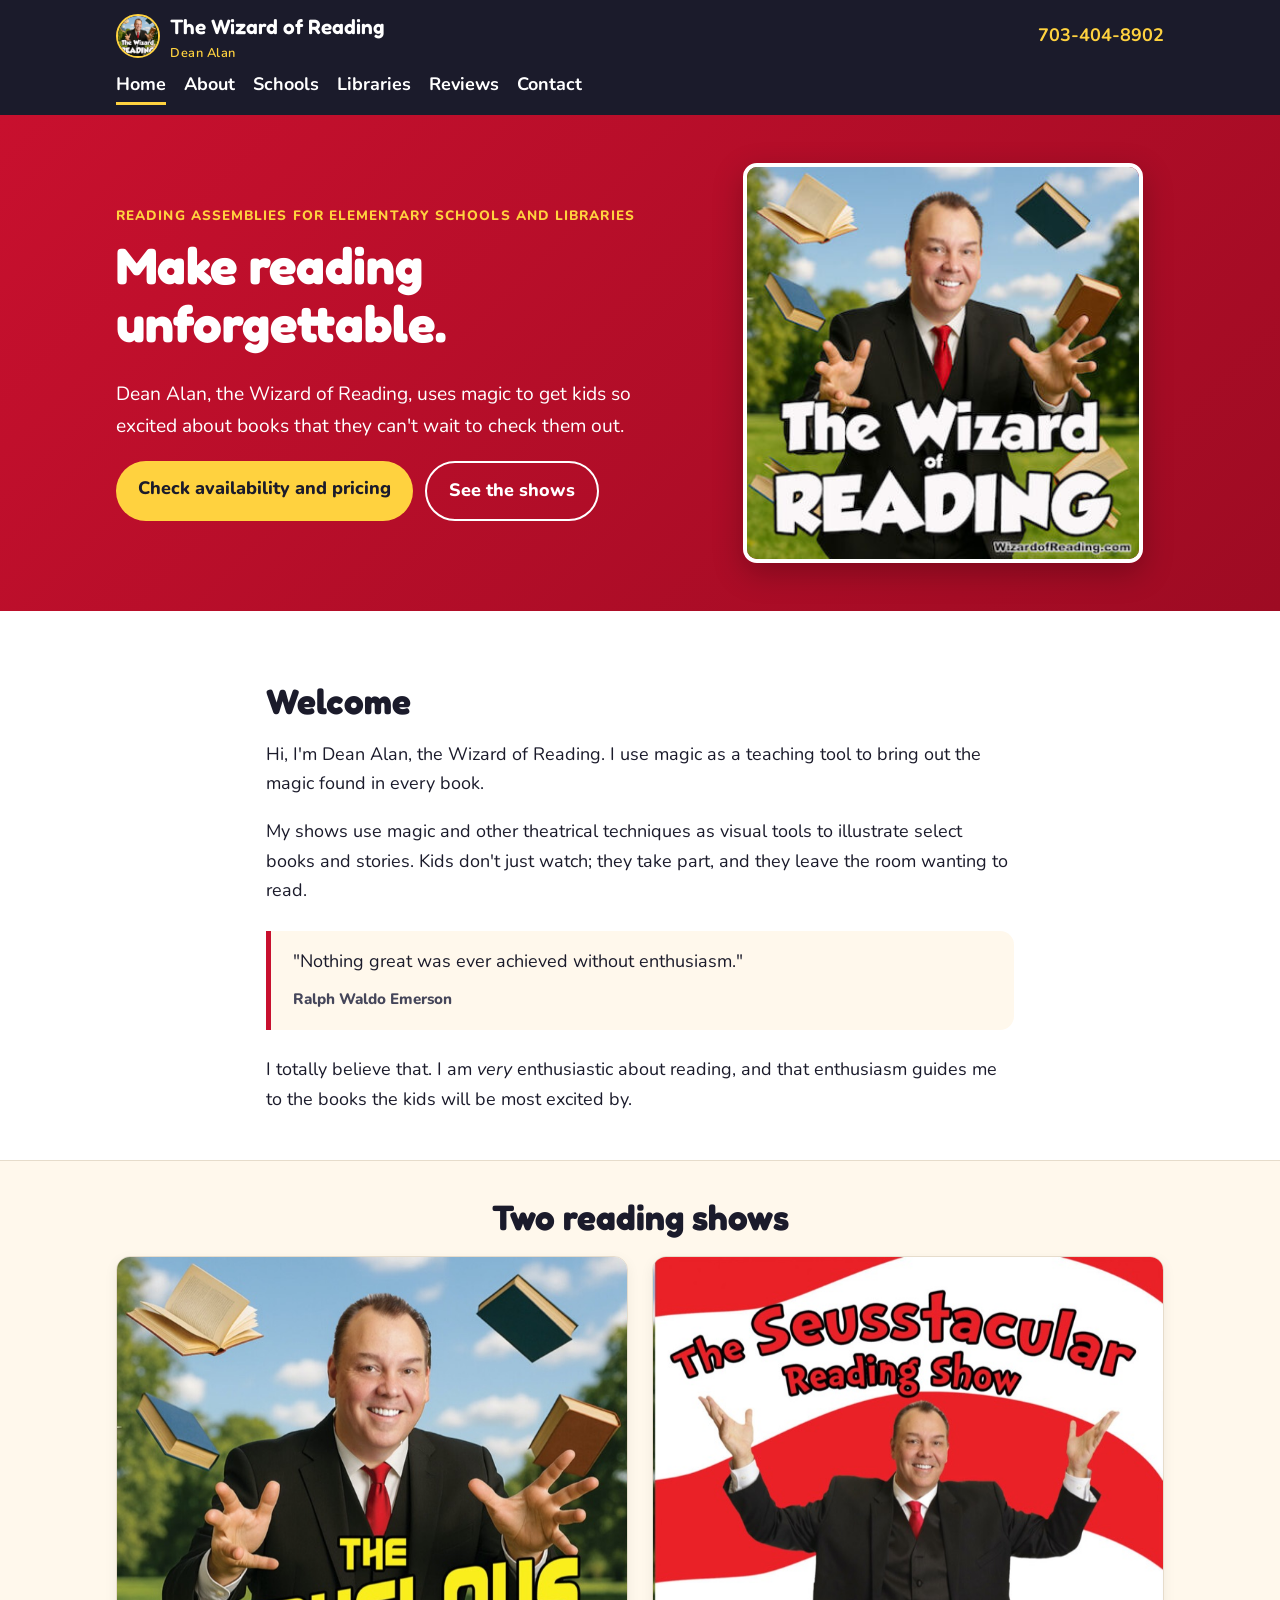
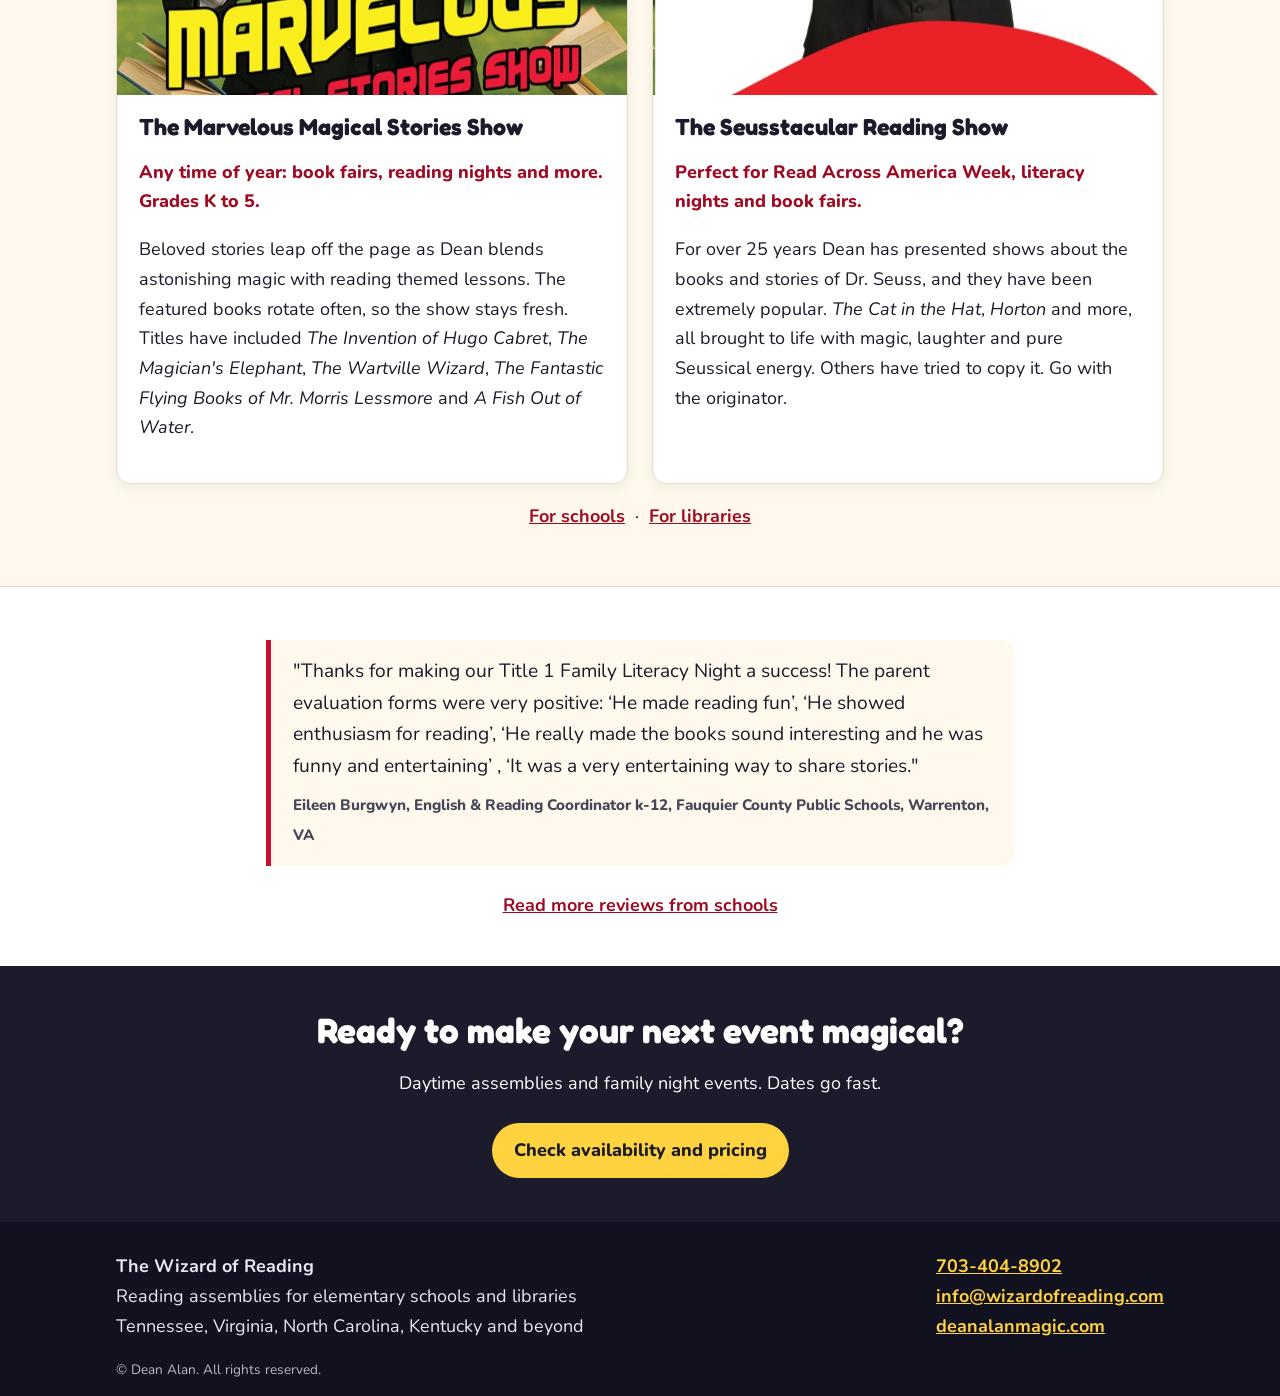
<file: index.html>
<!doctype html>
<html lang="en">
<head>
<meta charset="utf-8">
<meta name="viewport" content="width=device-width, initial-scale=1">
<title>The Wizard of Reading | Reading Assemblies with Dean Alan</title>
<meta name="description" content="Reading assemblies that use magic to get elementary students excited about books. Dean Alan, the Wizard of Reading, for schools and libraries.">
<link rel="canonical" href="https://wizardofreading.com/">
<link rel="icon" href="img/wizard-square.jpg">
<meta property="og:title" content="The Wizard of Reading | Reading Assemblies with Dean Alan">
<meta property="og:description" content="Reading assemblies that use magic to get elementary students excited about books. Dean Alan, the Wizard of Reading, for schools and libraries.">
<meta property="og:image" content="https://wizardofreading.com/img/wizard-square.jpg">
<meta property="og:url" content="https://wizardofreading.com/">
<meta property="og:type" content="website">
<script type="application/ld+json">
{
 "@context": "https://schema.org",
 "@type": "EntertainmentBusiness",
 "name": "The Wizard of Reading",
 "alternateName": "Dean Alan, the Wizard of Reading",
 "description": "Reading assemblies and library magic shows that use magic to get elementary students excited about books.",
 "url": "https://wizardofreading.com/",
 "image": "https://wizardofreading.com/img/wizard-square.jpg",
 "telephone": "+1-703-404-8902",
 "email": "info@wizardofreading.com",
 "founder": {"@type": "Person", "name": "Dean Alan"},
 "areaServed": [{"@type": "State", "name": "Tennessee"}, {"@type": "State", "name": "Virginia"}, {"@type": "State", "name": "North Carolina"}, {"@type": "State", "name": "Kentucky"}],
 "sameAs": ["https://deanalanmagic.com/"],
 "makesOffer": [
  {"@type": "Offer", "itemOffered": {"@type": "Service", "name": "The Marvelous Magical Stories Show", "serviceType": "School reading assembly"}},
  {"@type": "Offer", "itemOffered": {"@type": "Service", "name": "The Seusstacular Reading Show", "serviceType": "Dr. Seuss reading assembly"}},
  {"@type": "Offer", "itemOffered": {"@type": "Service", "name": "Library magic shows", "serviceType": "Library program"}}
 ]
}
</script>
<link rel="preconnect" href="https://fonts.googleapis.com">
<link rel="preconnect" href="https://fonts.gstatic.com" crossorigin>
<link href="https://fonts.googleapis.com/css2?family=Fredoka:wght@500;600;700&family=Nunito:wght@400;600;700;800&display=swap" rel="stylesheet">
<link rel="stylesheet" href="style.css">
</head>
<body>
<header class="site-head">
  <div class="wrap head-row">
    <a class="brand" href="./"><img src="img/wizard-square.jpg" alt=""><span>The Wizard of Reading<small>Dean Alan</small></span></a>
    <a class="head-phone" href="tel:+17034048902">703-404-8902</a>
  </div>
  <nav class="wrap site-nav" aria-label="Main"><a href="./" aria-current="page">Home</a><a href="about/">About</a><a href="schools/">Schools</a><a href="libraries/">Libraries</a><a href="reviews/">Reviews</a><a href="contact/">Contact</a></nav>
</header>
<main>

<section class="hero">
  <div class="wrap hero-row">
    <div class="hero-text">
      <p class="kicker">Reading assemblies for elementary schools and libraries</p>
      <h1>Make reading unforgettable.</h1>
      <p class="lead">Dean Alan, the Wizard of Reading, uses magic to get kids so excited about books that they can't wait to check them out.</p>
      <div class="btns"><a class="btn" href="contact/">Check availability and pricing</a><a class="btn ghost" href="schools/">See the shows</a></div>
    </div>
    <img class="hero-img" src="img/wizard-square.jpg" alt="Dean Alan, the Wizard of Reading, with books flying around him" width="400" height="400">
  </div>
</section>

<section class="wrap prose">
  <h2>Welcome</h2>
  <p>Hi, I'm Dean Alan, the Wizard of Reading. I use magic as a teaching tool to bring out the magic found in every book.</p>
  <p>My shows use magic and other theatrical techniques as visual tools to illustrate select books and stories. Kids don't just watch; they take part, and they leave the room wanting to read.</p>
  <blockquote class="quote"><p>"Nothing great was ever achieved without enthusiasm."</p><cite>Ralph Waldo Emerson</cite></blockquote>
  <p>I totally believe that. I am <em>very</em> enthusiastic about reading, and that enthusiasm guides me to the books the kids will be most excited by.</p>
</section>

<section class="band">
  <div class="wrap">
    <h2>Two reading shows</h2>
    
<div class="shows">
  <article class="show">
    <div class="show-art left" role="img" aria-label="The Marvelous Magical Stories Show"></div>
    <div class="show-body">
      <h3>The Marvelous Magical Stories Show</h3>
      <p class="when">Any time of year: book fairs, reading nights and more. Grades K to 5.</p>
      <p>Beloved stories leap off the page as Dean blends astonishing magic with reading themed lessons. The featured books rotate often, so the show stays fresh. Titles have included <em>The Invention of Hugo Cabret</em>, <em>The Magician's Elephant</em>, <em>The Wartville Wizard</em>, <em>The Fantastic Flying Books of Mr. Morris Lessmore</em> and <em>A Fish Out of Water</em>.</p>
    </div>
  </article>
  <article class="show">
    <div class="show-art right" role="img" aria-label="The Seusstacular Reading Show"></div>
    <div class="show-body">
      <h3>The Seusstacular Reading Show</h3>
      <p class="when">Perfect for Read Across America Week, literacy nights and book fairs.</p>
      <p>For over 25 years Dean has presented shows about the books and stories of Dr. Seuss, and they have been extremely popular. <em>The Cat in the Hat</em>, <em>Horton</em> and more, all brought to life with magic, laughter and pure Seussical energy. Others have tried to copy it. Go with the originator.</p>
    </div>
  </article>
</div>
    <p class="center"><a href="schools/">For schools</a> &nbsp;&middot;&nbsp; <a href="libraries/">For libraries</a></p>
  </div>
</section>

<section class="wrap prose">
  <blockquote class="review big"><p>"Thanks for making our Title 1 Family Literacy Night a success! The parent evaluation forms were very positive: ‘He made reading fun’, ‘He showed enthusiasm for reading’, ‘He really made the books sound interesting and he was funny and entertaining’ , ‘It was a very entertaining way to share stories."</p><cite>Eileen Burgwyn, English &amp; Reading Coordinator k-12, Fauquier County Public Schools, Warrenton, VA</cite></blockquote>
  <p class="center"><a href="reviews/">Read more reviews from schools</a></p>
</section>

<section class="cta-band">
  <div class="wrap center">
    <h2>Ready to make your next event magical?</h2>
    <p>Daytime assemblies and family night events. Dates go fast.</p>
    <a class="btn" href="contact/">Check availability and pricing</a>
  </div>
</section>
</main>
<footer class="site-foot">
  <div class="wrap foot-row">
    <div><strong>The Wizard of Reading</strong><br>Reading assemblies for elementary schools and libraries<br>Tennessee, Virginia, North Carolina, Kentucky and beyond</div>
    <div><a href="tel:+17034048902">703-404-8902</a><br><a href="mailto:info@wizardofreading.com">info@wizardofreading.com</a><br><a href="https://deanalanmagic.com/">deanalanmagic.com</a></div>
  </div>
  <p class="wrap fine">&copy; Dean Alan. All rights reserved.</p>
</footer>
</body>
</html>
</file>
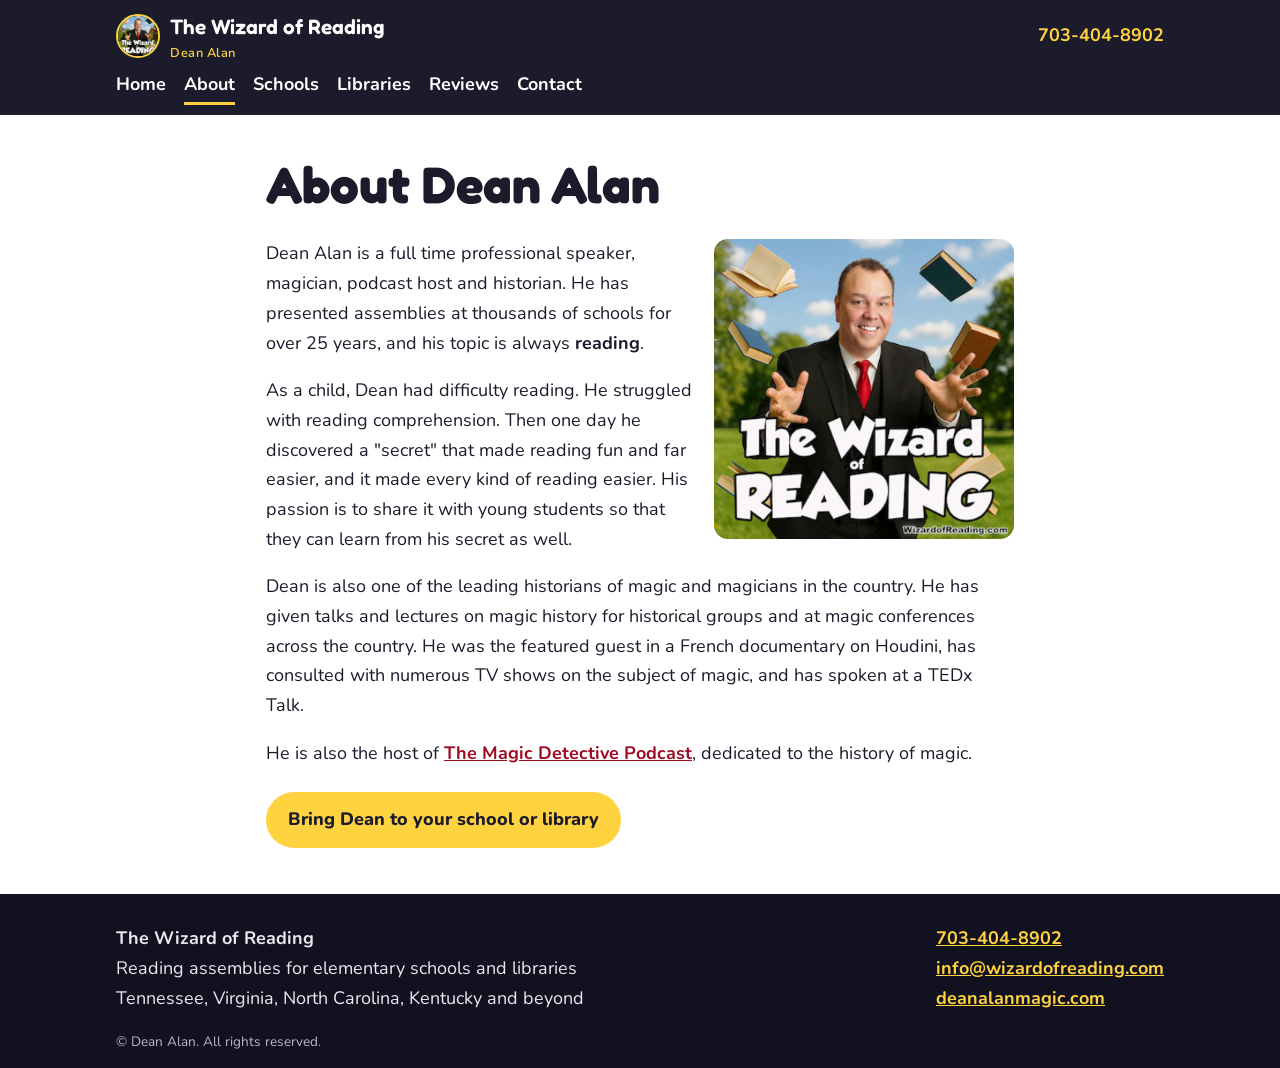
<file: about-dean/index.html>
<!doctype html><meta charset="utf-8"><title>The Wizard of Reading</title><link rel="canonical" href="https://wizardofreading.com/about/"><meta name="robots" content="noindex"><meta http-equiv="refresh" content="0; url=/about/"><a href="/about/">Continue</a>
</file>
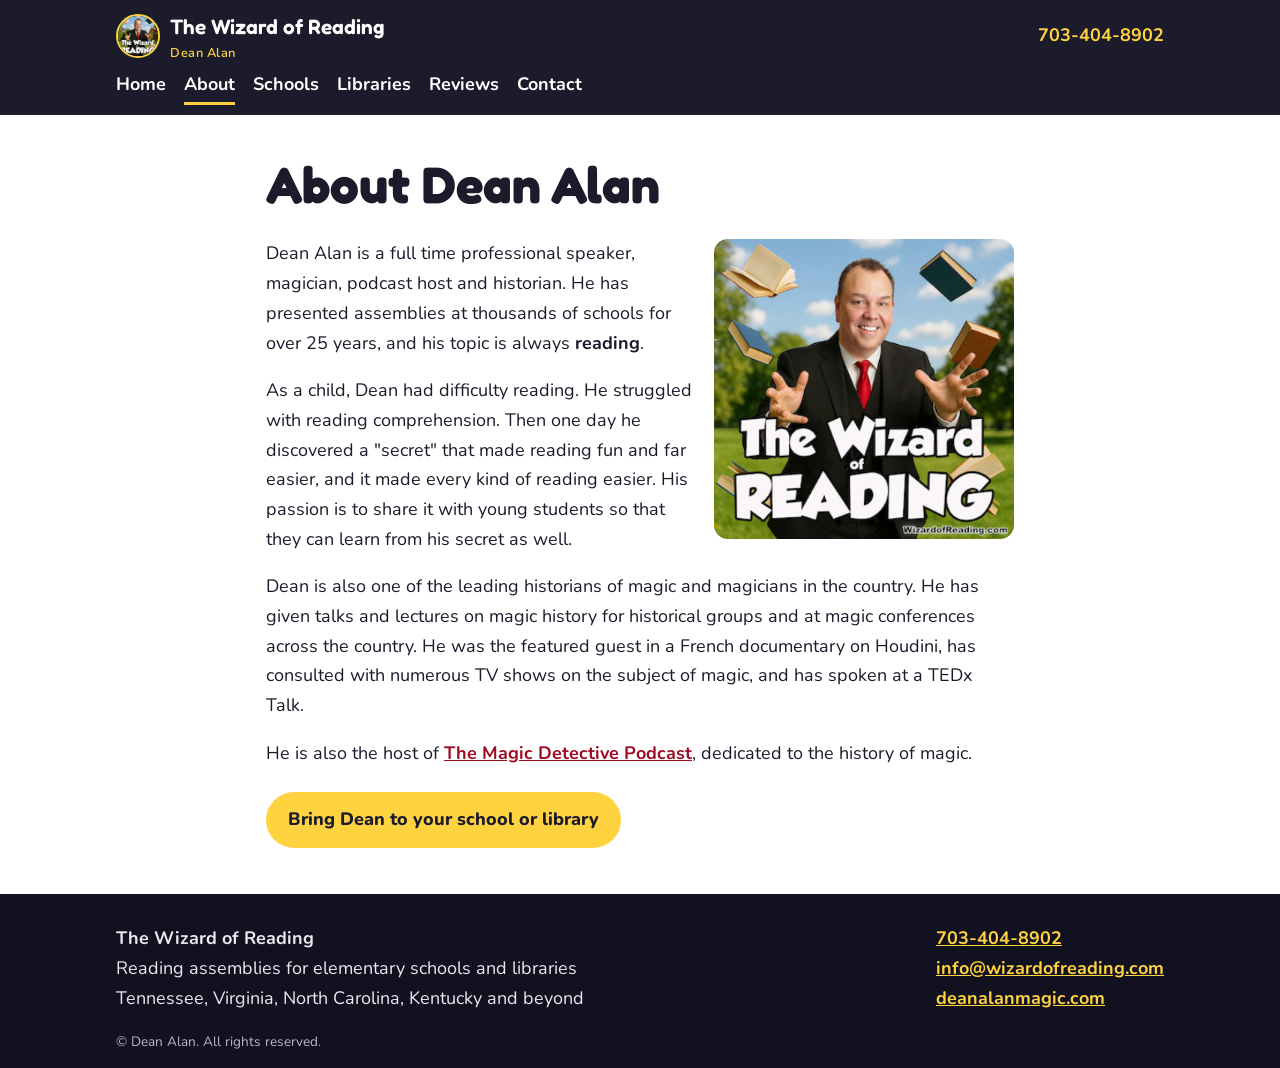
<file: about/index.html>
<!doctype html>
<html lang="en">
<head>
<meta charset="utf-8">
<meta name="viewport" content="width=device-width, initial-scale=1">
<title>About Dean Alan | The Wizard of Reading</title>
<meta name="description" content="Dean Alan has presented reading assemblies at thousands of schools for over 25 years.">
<link rel="canonical" href="https://wizardofreading.com/about/">
<link rel="icon" href="../img/wizard-square.jpg">
<meta property="og:title" content="About Dean Alan | The Wizard of Reading">
<meta property="og:description" content="Dean Alan has presented reading assemblies at thousands of schools for over 25 years.">
<meta property="og:image" content="https://wizardofreading.com/img/wizard-square.jpg">
<meta property="og:url" content="https://wizardofreading.com/about/">
<meta property="og:type" content="website">

<link rel="preconnect" href="https://fonts.googleapis.com">
<link rel="preconnect" href="https://fonts.gstatic.com" crossorigin>
<link href="https://fonts.googleapis.com/css2?family=Fredoka:wght@500;600;700&family=Nunito:wght@400;600;700;800&display=swap" rel="stylesheet">
<link rel="stylesheet" href="../style.css">
</head>
<body>
<header class="site-head">
  <div class="wrap head-row">
    <a class="brand" href="../"><img src="../img/wizard-square.jpg" alt=""><span>The Wizard of Reading<small>Dean Alan</small></span></a>
    <a class="head-phone" href="tel:+17034048902">703-404-8902</a>
  </div>
  <nav class="wrap site-nav" aria-label="Main"><a href=".././">Home</a><a href="../about/" aria-current="page">About</a><a href="../schools/">Schools</a><a href="../libraries/">Libraries</a><a href="../reviews/">Reviews</a><a href="../contact/">Contact</a></nav>
</header>
<main>

<section class="wrap prose page-top">
  <h1>About Dean Alan</h1>
  <img class="float" src="../img/wizard-square.jpg" alt="Dean Alan" width="400" height="400">
  <p>Dean Alan is a full time professional speaker, magician, podcast host and historian. He has presented assemblies at thousands of schools for over 25 years, and his topic is always <strong>reading</strong>.</p>
  <p>As a child, Dean had difficulty reading. He struggled with reading comprehension. Then one day he discovered a "secret" that made reading fun and far easier, and it made every kind of reading easier. His passion is to share it with young students so that they can learn from his secret as well.</p>
  <p>Dean is also one of the leading historians of magic and magicians in the country. He has given talks and lectures on magic history for historical groups and at magic conferences across the country. He was the featured guest in a French documentary on Houdini, has consulted with numerous TV shows on the subject of magic, and has spoken at a TEDx Talk.</p>
  <p>He is also the host of <a href="https://magicdetectivepodcast.com/">The Magic Detective Podcast</a>, dedicated to the history of magic.</p>
  <p><a class="btn" href="../contact/">Bring Dean to your school or library</a></p>
</section>
</main>
<footer class="site-foot">
  <div class="wrap foot-row">
    <div><strong>The Wizard of Reading</strong><br>Reading assemblies for elementary schools and libraries<br>Tennessee, Virginia, North Carolina, Kentucky and beyond</div>
    <div><a href="tel:+17034048902">703-404-8902</a><br><a href="mailto:info@wizardofreading.com">info@wizardofreading.com</a><br><a href="https://deanalanmagic.com/">deanalanmagic.com</a></div>
  </div>
  <p class="wrap fine">&copy; Dean Alan. All rights reserved.</p>
</footer>
</body>
</html>
</file>
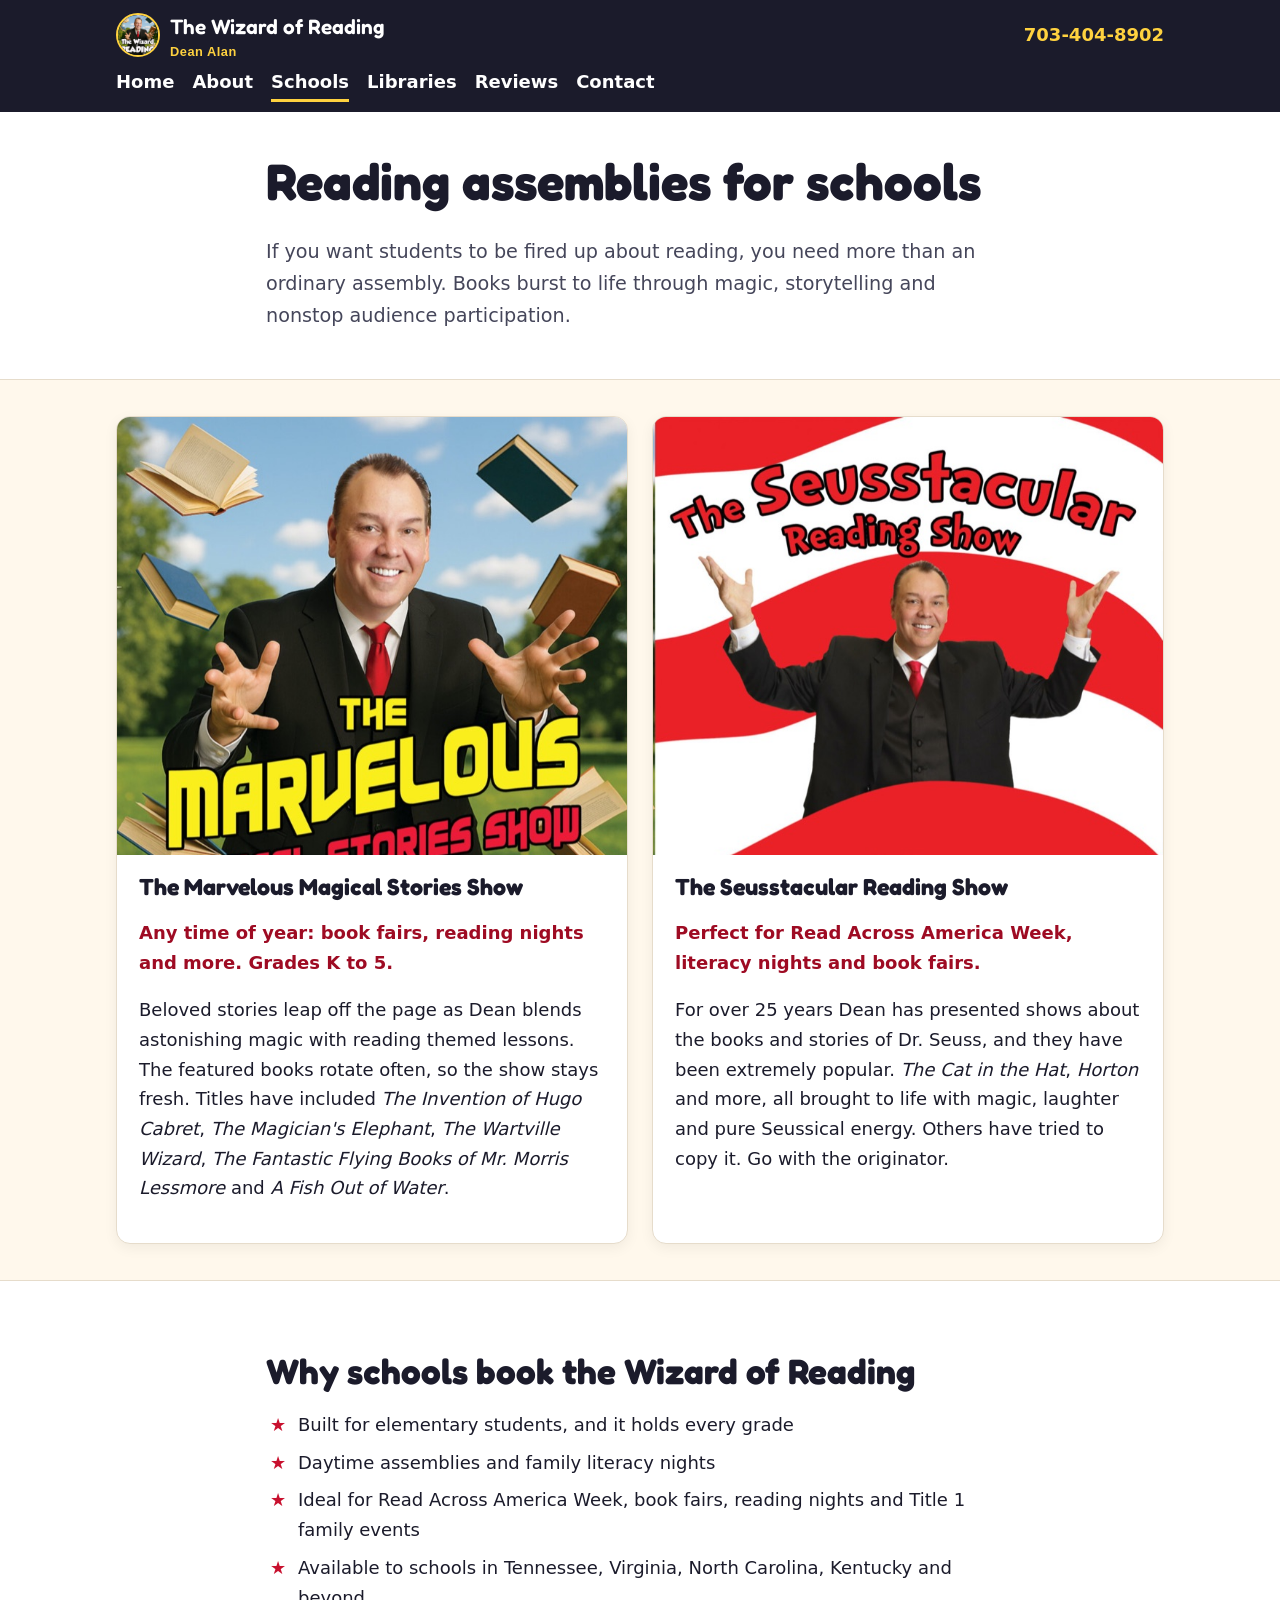
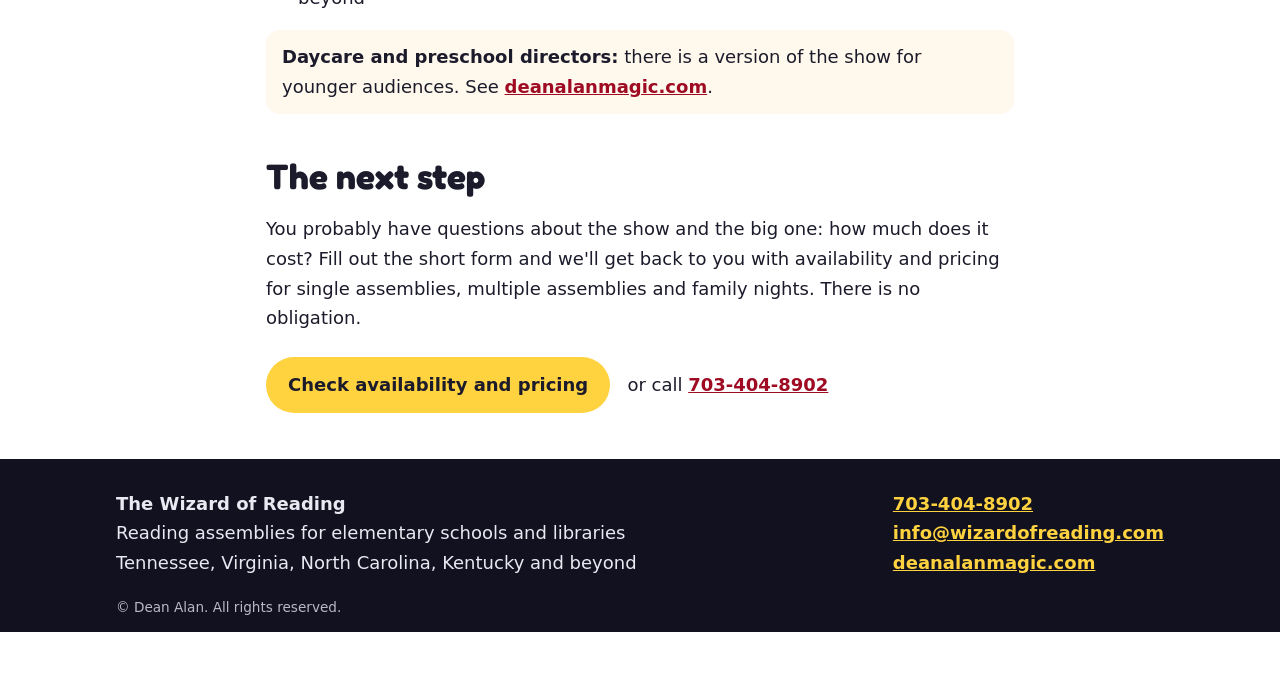
<file: cat-in-the-hat-magician/index.html>
<!doctype html><meta charset="utf-8"><title>The Wizard of Reading</title><link rel="canonical" href="https://wizardofreading.com/schools/"><meta name="robots" content="noindex"><meta http-equiv="refresh" content="0; url=/schools/"><a href="/schools/">Continue</a>
</file>
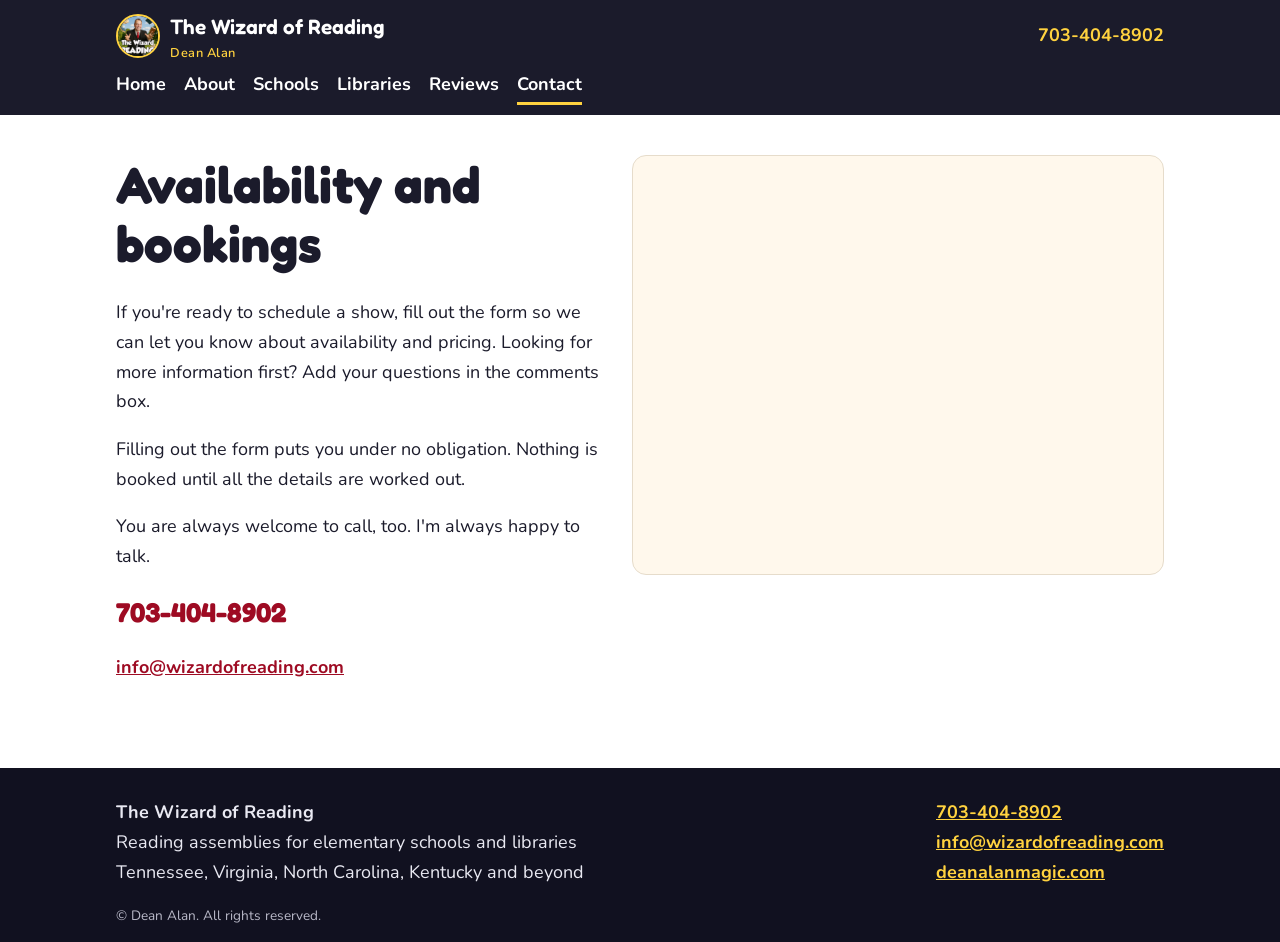
<file: contact/index.html>
<!doctype html>
<html lang="en">
<head>
<meta charset="utf-8">
<meta name="viewport" content="width=device-width, initial-scale=1">
<title>Availability and Bookings | The Wizard of Reading</title>
<meta name="description" content="Check availability and pricing for a Wizard of Reading assembly or library show.">
<link rel="canonical" href="https://wizardofreading.com/contact/">
<link rel="icon" href="../img/wizard-square.jpg">
<meta property="og:title" content="Availability and Bookings | The Wizard of Reading">
<meta property="og:description" content="Check availability and pricing for a Wizard of Reading assembly or library show.">
<meta property="og:image" content="https://wizardofreading.com/img/wizard-square.jpg">
<meta property="og:url" content="https://wizardofreading.com/contact/">
<meta property="og:type" content="website">

<link rel="preconnect" href="https://fonts.googleapis.com">
<link rel="preconnect" href="https://fonts.gstatic.com" crossorigin>
<link href="https://fonts.googleapis.com/css2?family=Fredoka:wght@500;600;700&family=Nunito:wght@400;600;700;800&display=swap" rel="stylesheet">
<link rel="stylesheet" href="../style.css">
</head>
<body>
<header class="site-head">
  <div class="wrap head-row">
    <a class="brand" href="../"><img src="../img/wizard-square.jpg" alt=""><span>The Wizard of Reading<small>Dean Alan</small></span></a>
    <a class="head-phone" href="tel:+17034048902">703-404-8902</a>
  </div>
  <nav class="wrap site-nav" aria-label="Main"><a href=".././">Home</a><a href="../about/">About</a><a href="../schools/">Schools</a><a href="../libraries/">Libraries</a><a href="../reviews/">Reviews</a><a href="../contact/" aria-current="page">Contact</a></nav>
</header>
<main>

<section class="wrap page-top contact-row">
  <div class="prose">
    <h1>Availability and bookings</h1>
    <p>If you're ready to schedule a show, fill out the form so we can let you know about availability and pricing. Looking for more information first? Add your questions in the comments box.</p>
    <p>Filling out the form puts you under no obligation. Nothing is booked until all the details are worked out.</p>
    <p>You are always welcome to call, too. I'm always happy to talk.</p>
    <p class="big-phone"><a href="tel:+17034048902">703-404-8902</a></p>
    <p><a href="mailto:info@wizardofreading.com">info@wizardofreading.com</a></p>
  </div>
  <div class="form-box">
    <script src="https://mago.co/Scripts/form.js"></script>
    <script>
      var magoForm = new MagoForm();
      magoForm.initialize({'formId':'4c6c5bf1-7dfd-41b8-929d-72cf9757ff13','autoResize':true,'ssl':true});
      magoForm.display();
    </script>
  </div>
</section>
</main>
<footer class="site-foot">
  <div class="wrap foot-row">
    <div><strong>The Wizard of Reading</strong><br>Reading assemblies for elementary schools and libraries<br>Tennessee, Virginia, North Carolina, Kentucky and beyond</div>
    <div><a href="tel:+17034048902">703-404-8902</a><br><a href="mailto:info@wizardofreading.com">info@wizardofreading.com</a><br><a href="https://deanalanmagic.com/">deanalanmagic.com</a></div>
  </div>
  <p class="wrap fine">&copy; Dean Alan. All rights reserved.</p>
</footer>
</body>
</html>
</file>
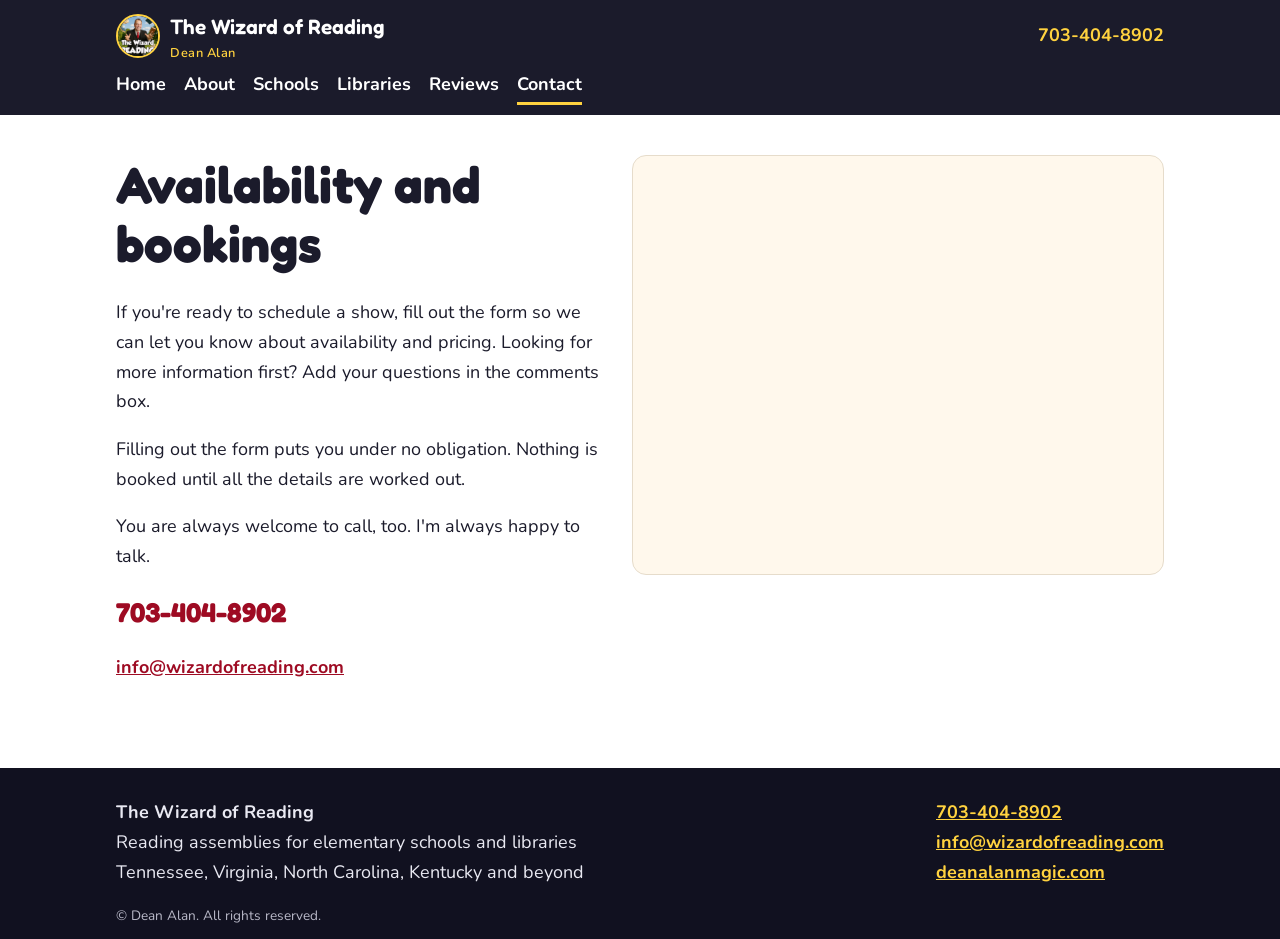
<file: e-promo-kit-2/index.html>
<!doctype html><meta charset="utf-8"><title>The Wizard of Reading</title><link rel="canonical" href="https://wizardofreading.com/contact/"><meta name="robots" content="noindex"><meta http-equiv="refresh" content="0; url=/contact/"><a href="/contact/">Continue</a>
</file>
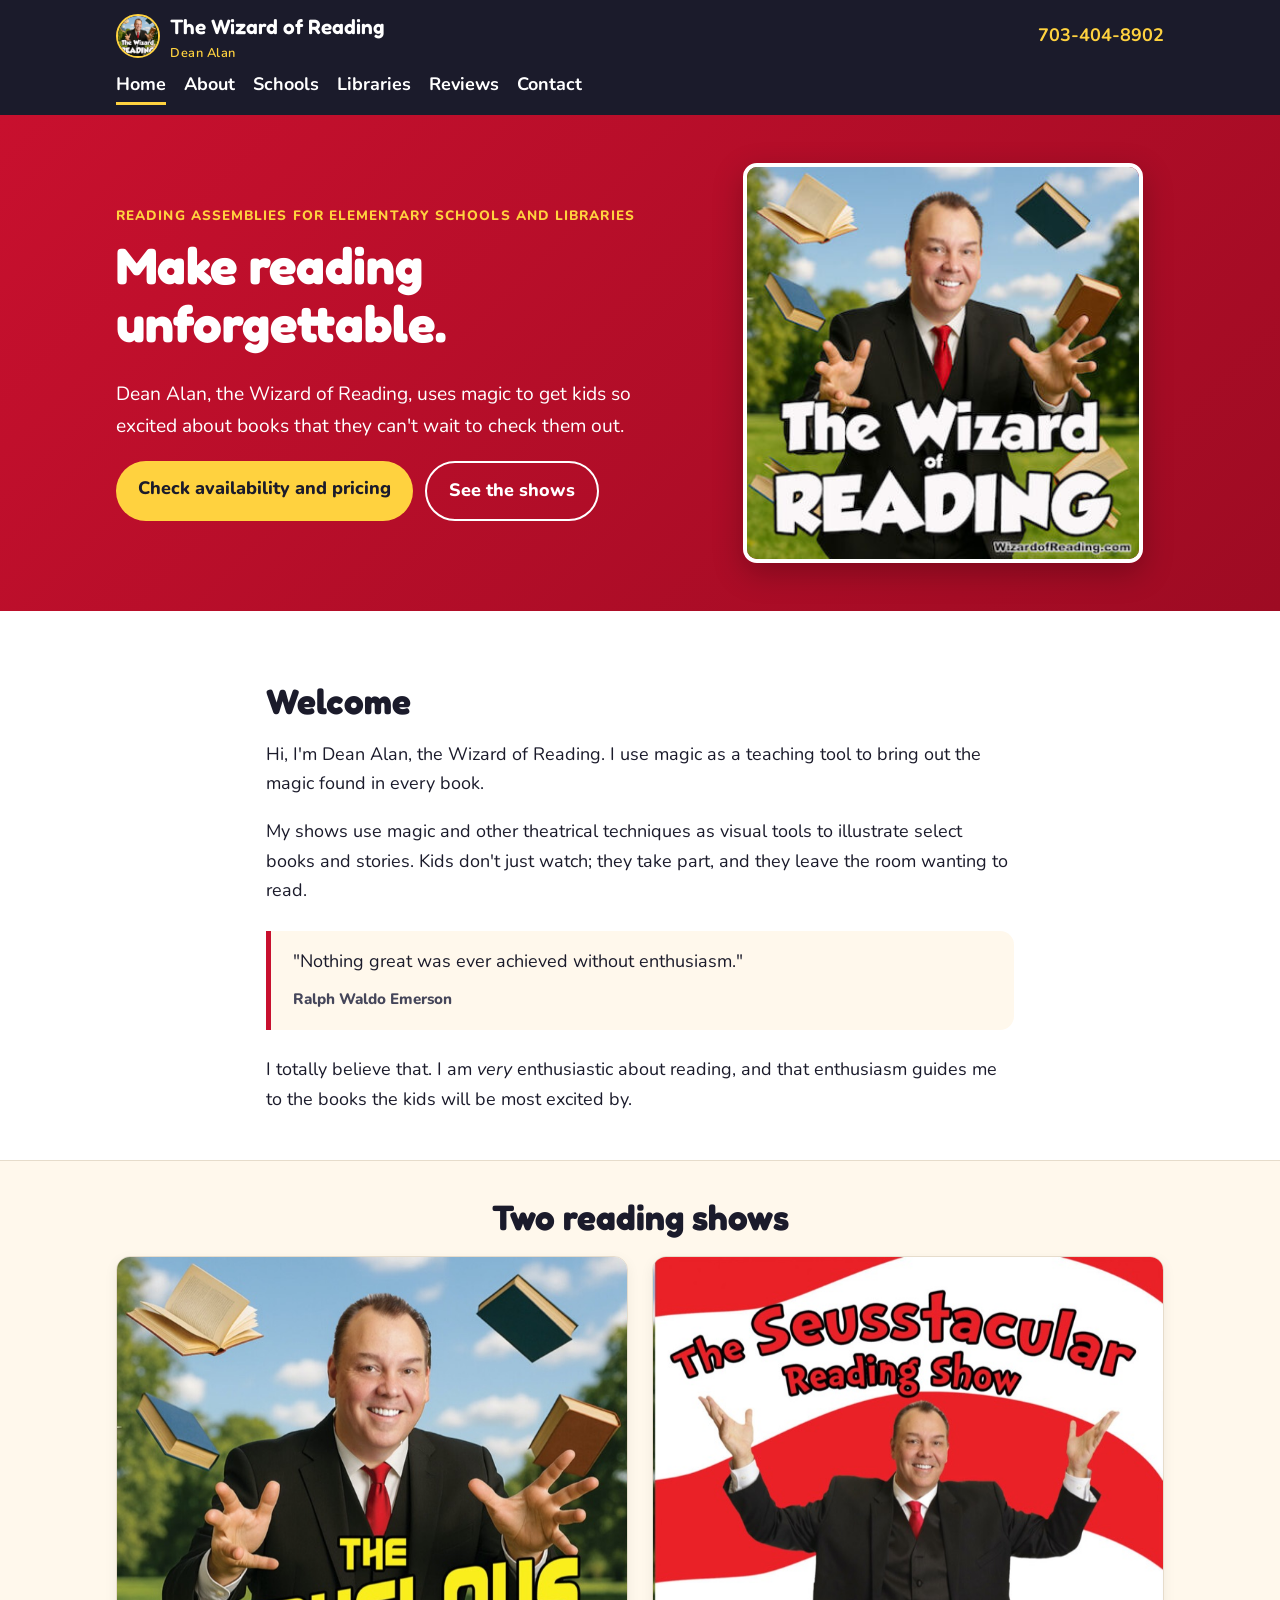
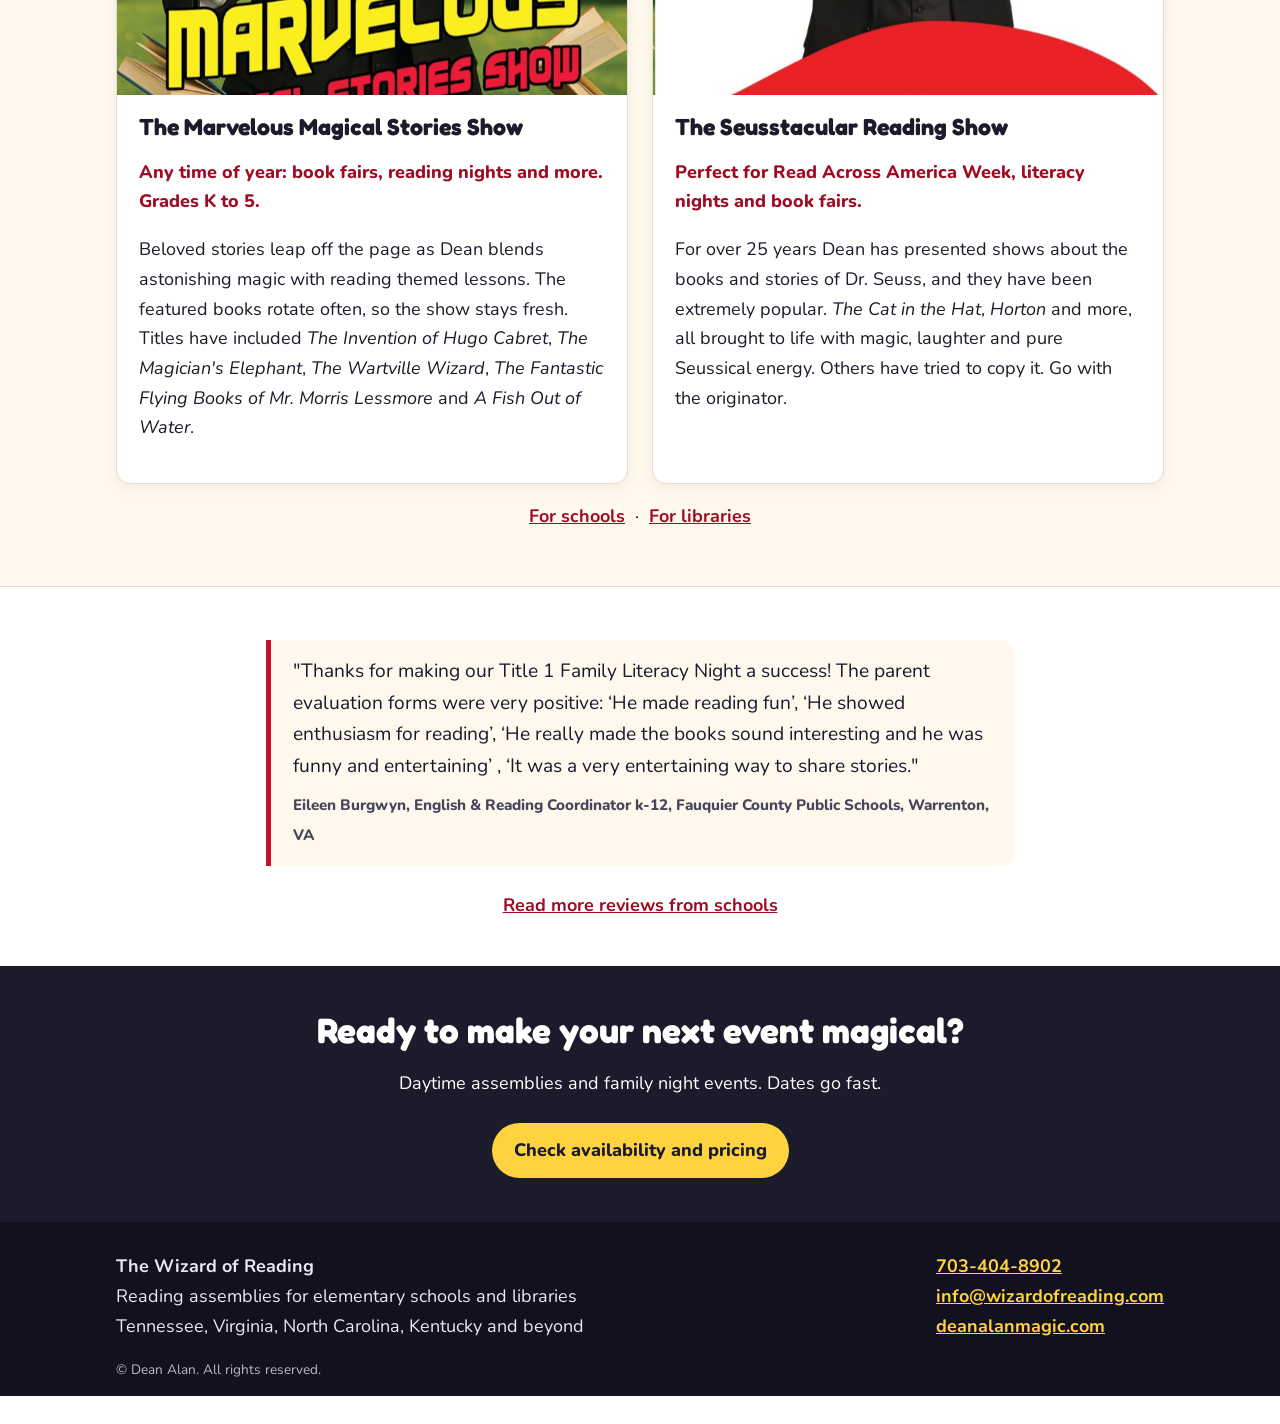
<file: home/index.html>
<!doctype html><meta charset="utf-8"><title>The Wizard of Reading</title><link rel="canonical" href="https://wizardofreading.com/"><meta name="robots" content="noindex"><meta http-equiv="refresh" content="0; url=/"><a href="/">Continue</a>
</file>
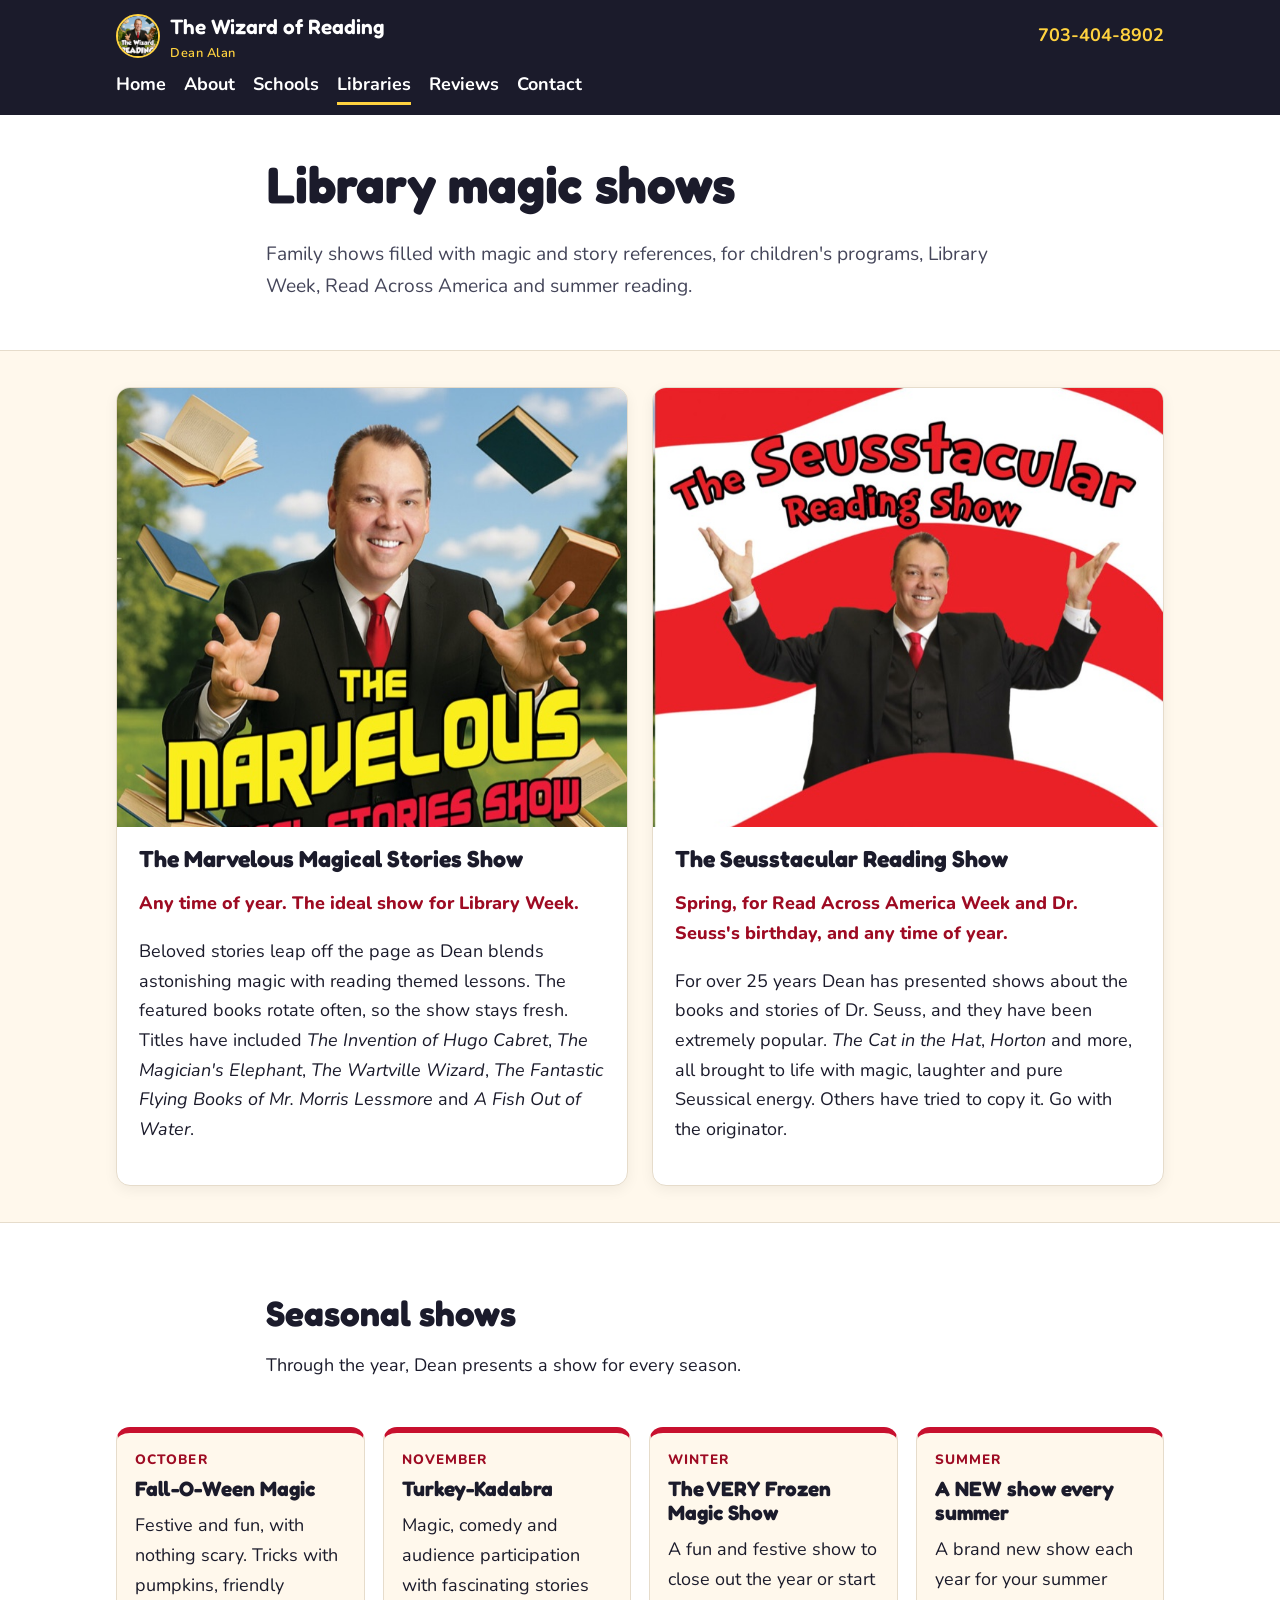
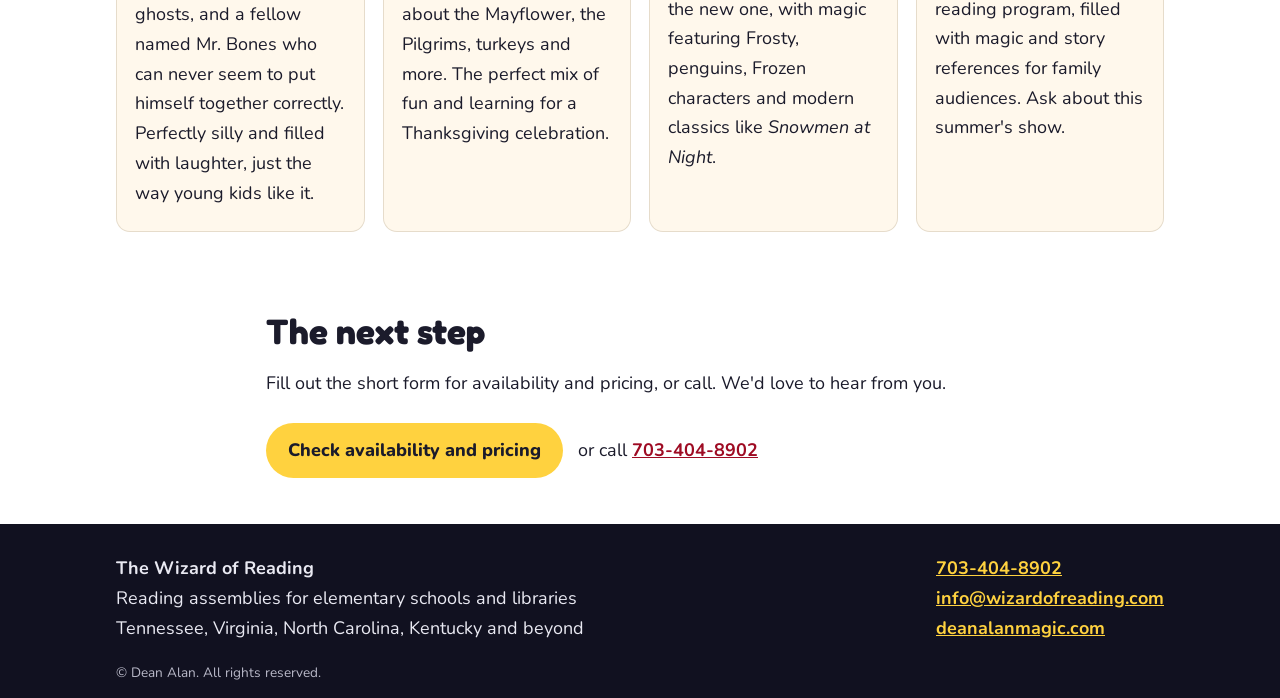
<file: libraries/index.html>
<!doctype html>
<html lang="en">
<head>
<meta charset="utf-8">
<meta name="viewport" content="width=device-width, initial-scale=1">
<title>Library Magic Shows | The Wizard of Reading</title>
<meta name="description" content="Reading themed magic shows for libraries and family audiences.">
<link rel="canonical" href="https://wizardofreading.com/libraries/">
<link rel="icon" href="../img/wizard-square.jpg">
<meta property="og:title" content="Library Magic Shows | The Wizard of Reading">
<meta property="og:description" content="Reading themed magic shows for libraries and family audiences.">
<meta property="og:image" content="https://wizardofreading.com/img/wizard-square.jpg">
<meta property="og:url" content="https://wizardofreading.com/libraries/">
<meta property="og:type" content="website">

<link rel="preconnect" href="https://fonts.googleapis.com">
<link rel="preconnect" href="https://fonts.gstatic.com" crossorigin>
<link href="https://fonts.googleapis.com/css2?family=Fredoka:wght@500;600;700&family=Nunito:wght@400;600;700;800&display=swap" rel="stylesheet">
<link rel="stylesheet" href="../style.css">
</head>
<body>
<header class="site-head">
  <div class="wrap head-row">
    <a class="brand" href="../"><img src="../img/wizard-square.jpg" alt=""><span>The Wizard of Reading<small>Dean Alan</small></span></a>
    <a class="head-phone" href="tel:+17034048902">703-404-8902</a>
  </div>
  <nav class="wrap site-nav" aria-label="Main"><a href=".././">Home</a><a href="../about/">About</a><a href="../schools/">Schools</a><a href="../libraries/" aria-current="page">Libraries</a><a href="../reviews/">Reviews</a><a href="../contact/">Contact</a></nav>
</header>
<main>

<section class="wrap prose page-top">
  <h1>Library magic shows</h1>
  <p class="lead">Family shows filled with magic and story references, for children's programs, Library Week, Read Across America and summer reading.</p>
</section>
<section class="band"><div class="wrap">
  
<div class="shows">
  <article class="show">
    <div class="show-art left" role="img" aria-label="The Marvelous Magical Stories Show"></div>
    <div class="show-body">
      <h3>The Marvelous Magical Stories Show</h3>
      <p class="when">Any time of year. The ideal show for Library Week.</p>
      <p>Beloved stories leap off the page as Dean blends astonishing magic with reading themed lessons. The featured books rotate often, so the show stays fresh. Titles have included <em>The Invention of Hugo Cabret</em>, <em>The Magician's Elephant</em>, <em>The Wartville Wizard</em>, <em>The Fantastic Flying Books of Mr. Morris Lessmore</em> and <em>A Fish Out of Water</em>.</p>
    </div>
  </article>
  <article class="show">
    <div class="show-art right" role="img" aria-label="The Seusstacular Reading Show"></div>
    <div class="show-body">
      <h3>The Seusstacular Reading Show</h3>
      <p class="when">Spring, for Read Across America Week and Dr. Seuss's birthday, and any time of year.</p>
      <p>For over 25 years Dean has presented shows about the books and stories of Dr. Seuss, and they have been extremely popular. <em>The Cat in the Hat</em>, <em>Horton</em> and more, all brought to life with magic, laughter and pure Seussical energy. Others have tried to copy it. Go with the originator.</p>
    </div>
  </article>
</div>
</div></section>
<section class="wrap prose">
  <h2>Seasonal shows</h2>
  <p>Through the year, Dean presents a show for every season.</p>
</section>
<section class="wrap seasons">
  <article class="season">
    <p class="month">October</p>
    <h3>Fall-O-Ween Magic</h3>
    <p>Festive and fun, with nothing scary. Tricks with pumpkins, friendly ghosts, and a fellow named Mr. Bones who can never seem to put himself together correctly. Perfectly silly and filled with laughter, just the way young kids like it.</p>
  </article>
  <article class="season">
    <p class="month">November</p>
    <h3>Turkey-Kadabra</h3>
    <p>Magic, comedy and audience participation with fascinating stories about the Mayflower, the Pilgrims, turkeys and more. The perfect mix of fun and learning for a Thanksgiving celebration.</p>
  </article>
  <article class="season">
    <p class="month">Winter</p>
    <h3>The VERY Frozen Magic Show</h3>
    <p>A fun and festive show to close out the year or start the new one, with magic featuring Frosty, penguins, Frozen characters and modern classics like <em>Snowmen at Night</em>.</p>
  </article>
  <article class="season">
    <p class="month">Summer</p>
    <h3>A NEW show every summer</h3>
    <p>A brand new show each year for your summer reading program, filled with magic and story references for family audiences. Ask about this summer's show.</p>
  </article>
</section>
<section class="wrap prose">
  <h2>The next step</h2>
  <p>Fill out the short form for availability and pricing, or call. We'd love to hear from you.</p>
  <p><a class="btn" href="../contact/">Check availability and pricing</a> &nbsp; or call <a href="tel:+17034048902">703-404-8902</a></p>
</section>
</main>
<footer class="site-foot">
  <div class="wrap foot-row">
    <div><strong>The Wizard of Reading</strong><br>Reading assemblies for elementary schools and libraries<br>Tennessee, Virginia, North Carolina, Kentucky and beyond</div>
    <div><a href="tel:+17034048902">703-404-8902</a><br><a href="mailto:info@wizardofreading.com">info@wizardofreading.com</a><br><a href="https://deanalanmagic.com/">deanalanmagic.com</a></div>
  </div>
  <p class="wrap fine">&copy; Dean Alan. All rights reserved.</p>
</footer>
</body>
</html>
</file>
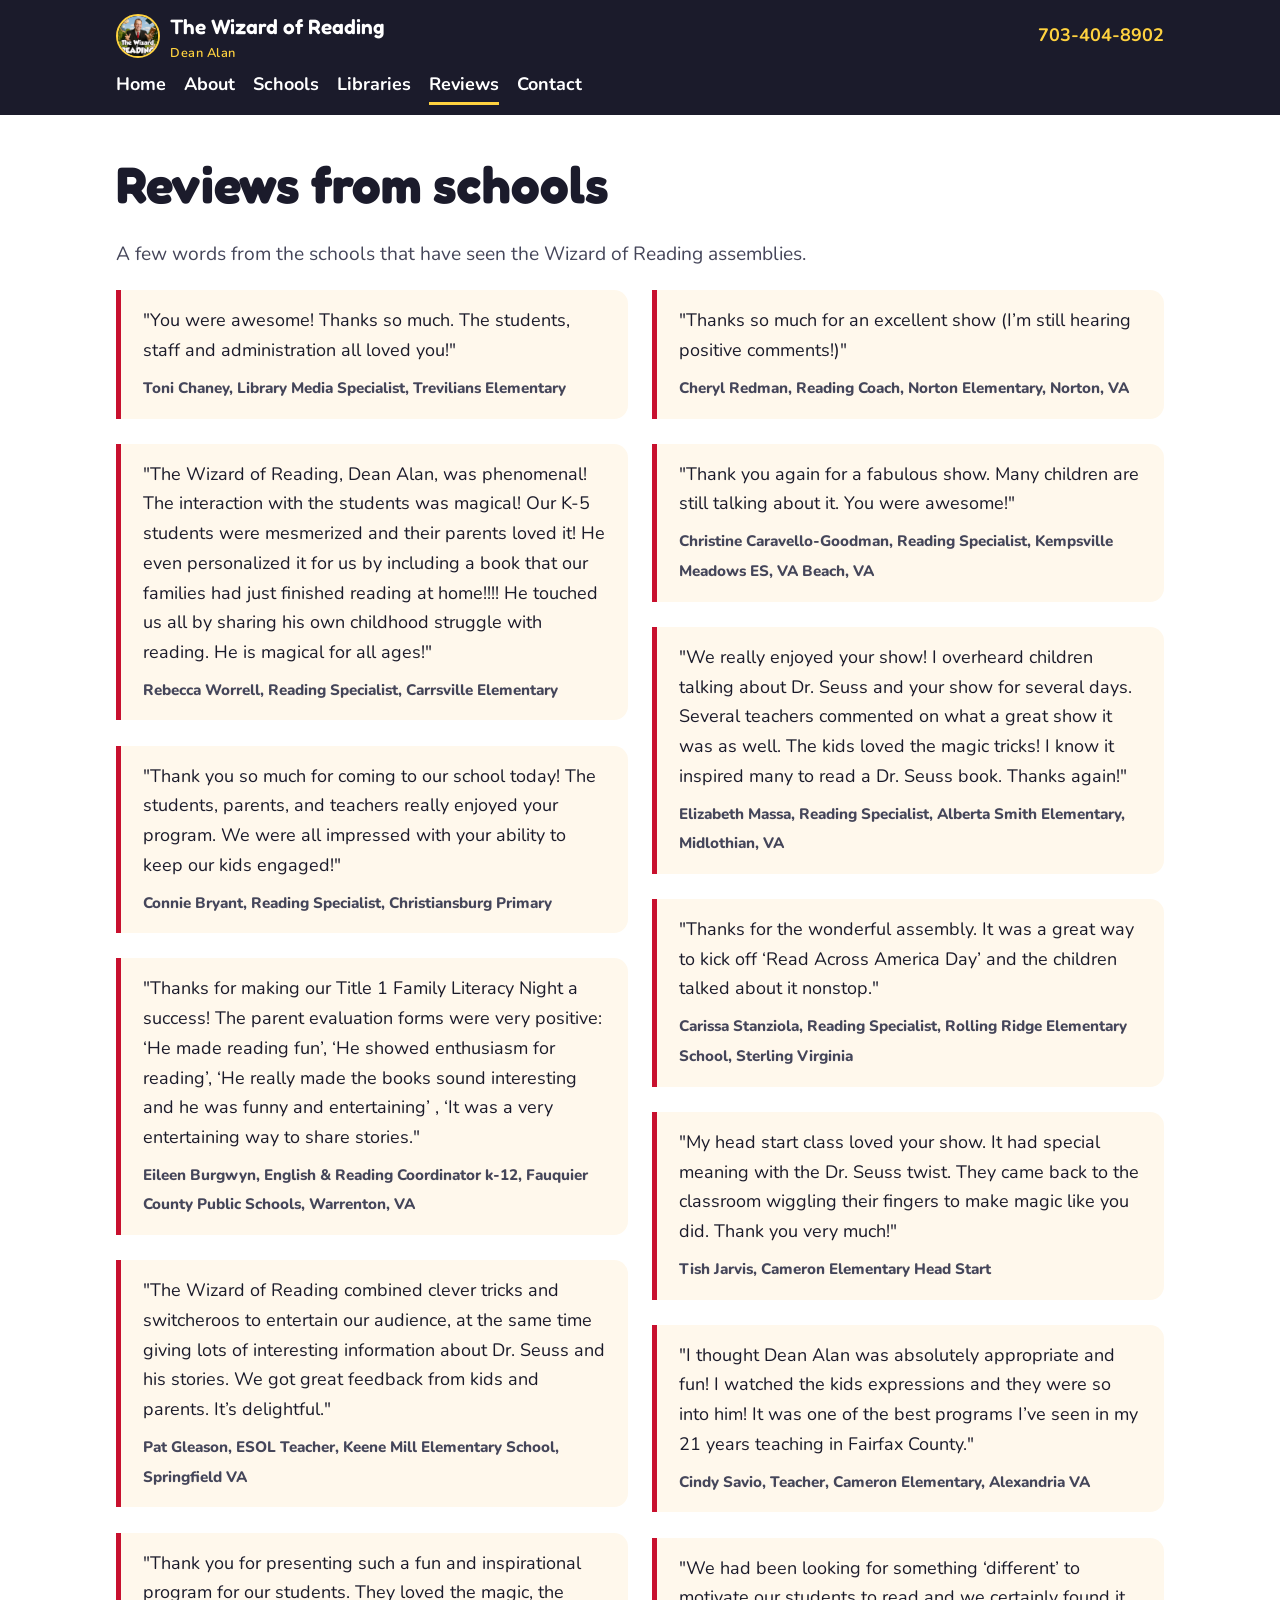
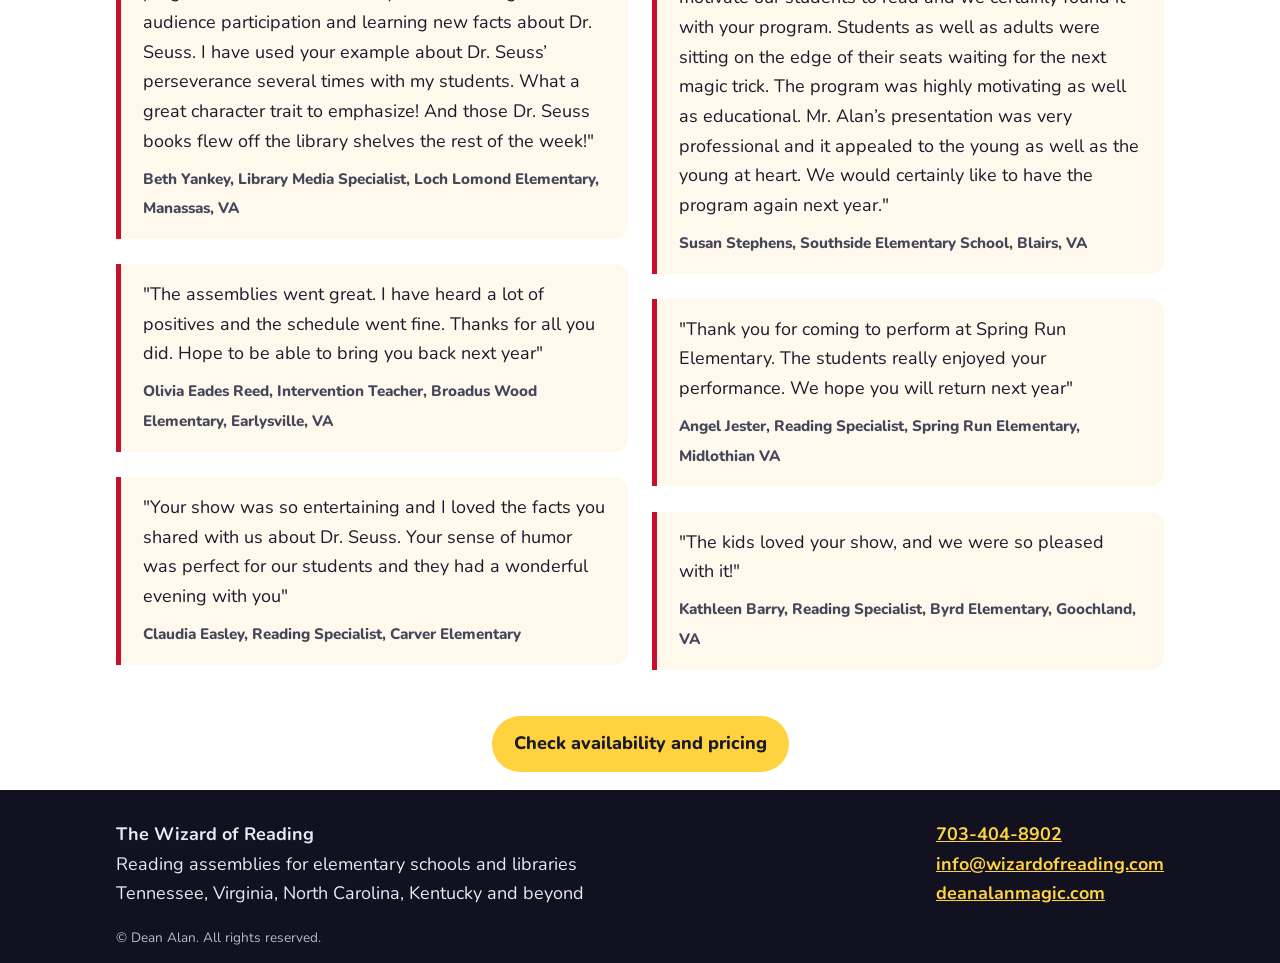
<file: reviews/index.html>
<!doctype html>
<html lang="en">
<head>
<meta charset="utf-8">
<meta name="viewport" content="width=device-width, initial-scale=1">
<title>Reviews from Schools | The Wizard of Reading</title>
<meta name="description" content="What reading specialists, librarians and teachers say about the Wizard of Reading assemblies.">
<link rel="canonical" href="https://wizardofreading.com/reviews/">
<link rel="icon" href="../img/wizard-square.jpg">
<meta property="og:title" content="Reviews from Schools | The Wizard of Reading">
<meta property="og:description" content="What reading specialists, librarians and teachers say about the Wizard of Reading assemblies.">
<meta property="og:image" content="https://wizardofreading.com/img/wizard-square.jpg">
<meta property="og:url" content="https://wizardofreading.com/reviews/">
<meta property="og:type" content="website">

<link rel="preconnect" href="https://fonts.googleapis.com">
<link rel="preconnect" href="https://fonts.gstatic.com" crossorigin>
<link href="https://fonts.googleapis.com/css2?family=Fredoka:wght@500;600;700&family=Nunito:wght@400;600;700;800&display=swap" rel="stylesheet">
<link rel="stylesheet" href="../style.css">
</head>
<body>
<header class="site-head">
  <div class="wrap head-row">
    <a class="brand" href="../"><img src="../img/wizard-square.jpg" alt=""><span>The Wizard of Reading<small>Dean Alan</small></span></a>
    <a class="head-phone" href="tel:+17034048902">703-404-8902</a>
  </div>
  <nav class="wrap site-nav" aria-label="Main"><a href=".././">Home</a><a href="../about/">About</a><a href="../schools/">Schools</a><a href="../libraries/">Libraries</a><a href="../reviews/" aria-current="page">Reviews</a><a href="../contact/">Contact</a></nav>
</header>
<main>

<section class="wrap page-top">
  <h1>Reviews from schools</h1>
  <p class="lead">A few words from the schools that have seen the Wizard of Reading assemblies.</p>
  <div class="reviews"><blockquote class="review"><p>"You were awesome! Thanks so much. The students, staff and administration all loved you!"</p><cite>Toni Chaney, Library Media Specialist, Trevilians Elementary</cite></blockquote><blockquote class="review"><p>"The Wizard of Reading, Dean Alan, was phenomenal! The interaction with the students was magical! Our K-5 students were mesmerized and their parents loved it! He even personalized it for us by including a book that our families had just finished reading at home!!!! He touched us all by sharing his own childhood struggle with reading. He is magical for all ages!"</p><cite>Rebecca Worrell, Reading Specialist, Carrsville Elementary</cite></blockquote><blockquote class="review"><p>"Thank you so much for coming to our school today! The students, parents, and teachers really enjoyed your program. We were all impressed with your ability to keep our kids engaged!"</p><cite>Connie Bryant, Reading Specialist, Christiansburg Primary</cite></blockquote><blockquote class="review"><p>"Thanks for making our Title 1 Family Literacy Night a success! The parent evaluation forms were very positive: ‘He made reading fun’, ‘He showed enthusiasm for reading’, ‘He really made the books sound interesting and he was funny and entertaining’ , ‘It was a very entertaining way to share stories."</p><cite>Eileen Burgwyn, English &amp; Reading Coordinator k-12, Fauquier County Public Schools, Warrenton, VA</cite></blockquote><blockquote class="review"><p>"The Wizard of Reading combined clever tricks and switcheroos to entertain our audience, at the same time giving lots of interesting information about Dr. Seuss and his stories. We got great feedback from kids and parents. It’s delightful."</p><cite>Pat Gleason, ESOL Teacher, Keene Mill Elementary School, Springfield VA</cite></blockquote><blockquote class="review"><p>"Thank you for presenting such a fun and inspirational program for our students. They loved the magic, the audience participation and learning new facts about Dr. Seuss. I have used your example about Dr. Seuss’ perseverance several times with my students. What a great character trait to emphasize! And those Dr. Seuss books flew off the library shelves the rest of the week!"</p><cite>Beth Yankey, Library Media Specialist, Loch Lomond Elementary, Manassas, VA</cite></blockquote><blockquote class="review"><p>"The assemblies went great. I have heard a lot of positives and the schedule went fine. Thanks for all you did. Hope to be able to bring you back next year"</p><cite>Olivia Eades Reed, Intervention Teacher, Broadus Wood Elementary, Earlysville, VA</cite></blockquote><blockquote class="review"><p>"Your show was so entertaining and I loved the facts you shared with us about Dr. Seuss. Your sense of humor was perfect for our students and they had a wonderful evening with you"</p><cite>Claudia Easley, Reading Specialist, Carver Elementary</cite></blockquote><blockquote class="review"><p>"Thanks so much for an excellent show (I’m still hearing positive comments!)"</p><cite>Cheryl Redman, Reading Coach, Norton Elementary, Norton, VA</cite></blockquote><blockquote class="review"><p>"Thank you again for a fabulous show. Many children are still talking about it. You were awesome!"</p><cite>Christine Caravello-Goodman, Reading Specialist, Kempsville Meadows ES, VA Beach, VA</cite></blockquote><blockquote class="review"><p>"We really enjoyed your show! I overheard children talking about Dr. Seuss and your show for several days. Several teachers commented on what a great show it was as well. The kids loved the magic tricks! I know it inspired many to read a Dr. Seuss book. Thanks again!"</p><cite>Elizabeth Massa, Reading Specialist, Alberta Smith Elementary, Midlothian, VA</cite></blockquote><blockquote class="review"><p>"Thanks for the wonderful assembly. It was a great way to kick off ‘Read Across America Day’ and the children talked about it nonstop."</p><cite>Carissa Stanziola, Reading Specialist, Rolling Ridge Elementary School, Sterling Virginia</cite></blockquote><blockquote class="review"><p>"My head start class loved your show. It had special meaning with the Dr. Seuss twist. They came back to the classroom wiggling their fingers to make magic like you did. Thank you very much!"</p><cite>Tish Jarvis, Cameron Elementary Head Start</cite></blockquote><blockquote class="review"><p>"I thought Dean Alan was absolutely appropriate and fun! I watched the kids expressions and they were so into him! It was one of the best programs I’ve seen in my 21 years teaching in Fairfax County."</p><cite>Cindy Savio, Teacher, Cameron Elementary, Alexandria VA</cite></blockquote><blockquote class="review"><p>"We had been looking for something ‘different’ to motivate our students to read and we certainly found it with your program. Students as well as adults were sitting on the edge of their seats waiting for the next magic trick. The program was highly motivating as well as educational. Mr. Alan’s presentation was very professional and it appealed to the young as well as the young at heart. We would certainly like to have the program again next year."</p><cite>Susan Stephens, Southside Elementary School, Blairs, VA</cite></blockquote><blockquote class="review"><p>"Thank you for coming to perform at Spring Run Elementary. The students really enjoyed your performance. We hope you will return next year"</p><cite>Angel Jester, Reading Specialist, Spring Run Elementary, Midlothian VA</cite></blockquote><blockquote class="review"><p>"The kids loved your show, and we were so pleased with it!"</p><cite>Kathleen Barry, Reading Specialist, Byrd Elementary, Goochland, VA</cite></blockquote></div>
  <p class="center"><a class="btn" href="../contact/">Check availability and pricing</a></p>
</section>
</main>
<footer class="site-foot">
  <div class="wrap foot-row">
    <div><strong>The Wizard of Reading</strong><br>Reading assemblies for elementary schools and libraries<br>Tennessee, Virginia, North Carolina, Kentucky and beyond</div>
    <div><a href="tel:+17034048902">703-404-8902</a><br><a href="mailto:info@wizardofreading.com">info@wizardofreading.com</a><br><a href="https://deanalanmagic.com/">deanalanmagic.com</a></div>
  </div>
  <p class="wrap fine">&copy; Dean Alan. All rights reserved.</p>
</footer>
</body>
</html>
</file>
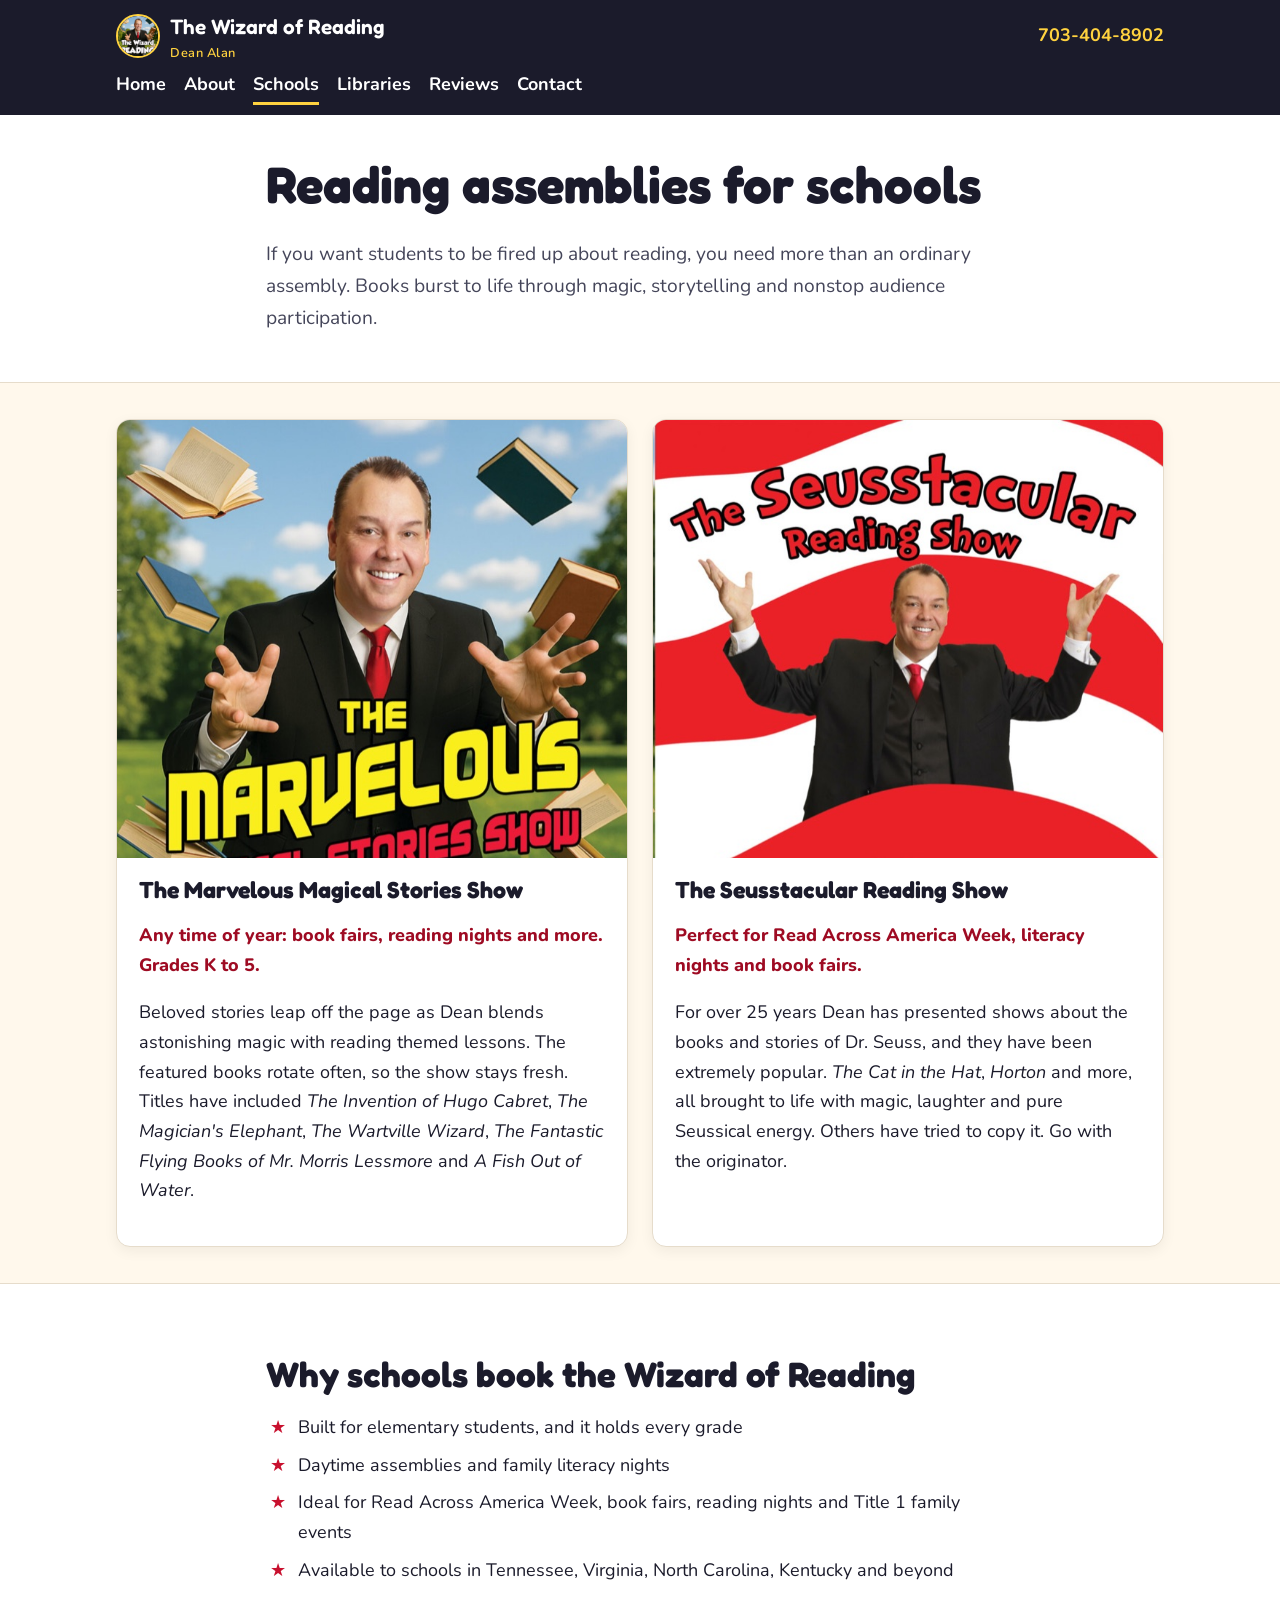
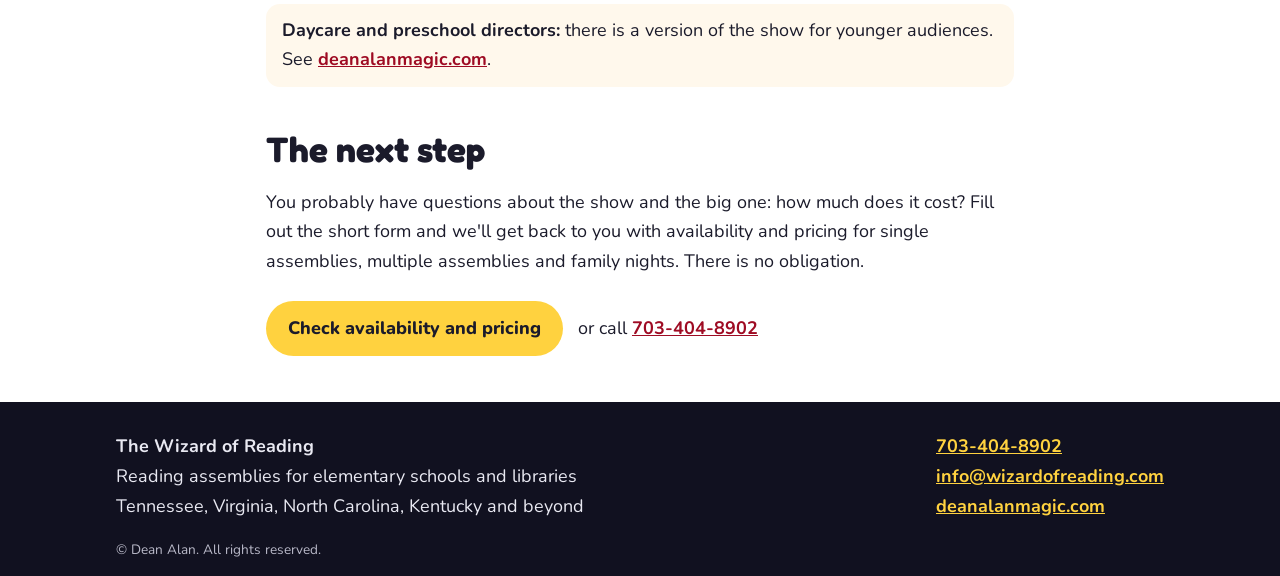
<file: schools/index.html>
<!doctype html>
<html lang="en">
<head>
<meta charset="utf-8">
<meta name="viewport" content="width=device-width, initial-scale=1">
<title>Reading Assemblies and Dr. Seuss Assemblies for Elementary Schools | The Wizard of Reading</title>
<meta name="description" content="Reading assemblies for elementary schools: The Marvelous Magical Stories Show and The Seusstacular Reading Show, a Dr. Seuss assembly for Read Across America Week. Tennessee, Virginia, North Carolina, Kentucky.">
<link rel="canonical" href="https://wizardofreading.com/schools/">
<link rel="icon" href="../img/wizard-square.jpg">
<meta property="og:title" content="Reading Assemblies and Dr. Seuss Assemblies for Elementary Schools | The Wizard of Reading">
<meta property="og:description" content="Reading assemblies for elementary schools: The Marvelous Magical Stories Show and The Seusstacular Reading Show, a Dr. Seuss assembly for Read Across America Week. Tennessee, Virginia, North Carolina, Kentucky.">
<meta property="og:image" content="https://wizardofreading.com/img/wizard-square.jpg">
<meta property="og:url" content="https://wizardofreading.com/schools/">
<meta property="og:type" content="website">

<link rel="preconnect" href="https://fonts.googleapis.com">
<link rel="preconnect" href="https://fonts.gstatic.com" crossorigin>
<link href="https://fonts.googleapis.com/css2?family=Fredoka:wght@500;600;700&family=Nunito:wght@400;600;700;800&display=swap" rel="stylesheet">
<link rel="stylesheet" href="../style.css">
</head>
<body>
<header class="site-head">
  <div class="wrap head-row">
    <a class="brand" href="../"><img src="../img/wizard-square.jpg" alt=""><span>The Wizard of Reading<small>Dean Alan</small></span></a>
    <a class="head-phone" href="tel:+17034048902">703-404-8902</a>
  </div>
  <nav class="wrap site-nav" aria-label="Main"><a href=".././">Home</a><a href="../about/">About</a><a href="../schools/" aria-current="page">Schools</a><a href="../libraries/">Libraries</a><a href="../reviews/">Reviews</a><a href="../contact/">Contact</a></nav>
</header>
<main>

<section class="wrap prose page-top">
  <h1>Reading assemblies for schools</h1>
  <p class="lead">If you want students to be fired up about reading, you need more than an ordinary assembly. Books burst to life through magic, storytelling and nonstop audience participation.</p>
</section>
<section class="band"><div class="wrap">
  
<div class="shows">
  <article class="show">
    <div class="show-art left" role="img" aria-label="The Marvelous Magical Stories Show"></div>
    <div class="show-body">
      <h3>The Marvelous Magical Stories Show</h3>
      <p class="when">Any time of year: book fairs, reading nights and more. Grades K to 5.</p>
      <p>Beloved stories leap off the page as Dean blends astonishing magic with reading themed lessons. The featured books rotate often, so the show stays fresh. Titles have included <em>The Invention of Hugo Cabret</em>, <em>The Magician's Elephant</em>, <em>The Wartville Wizard</em>, <em>The Fantastic Flying Books of Mr. Morris Lessmore</em> and <em>A Fish Out of Water</em>.</p>
    </div>
  </article>
  <article class="show">
    <div class="show-art right" role="img" aria-label="The Seusstacular Reading Show"></div>
    <div class="show-body">
      <h3>The Seusstacular Reading Show</h3>
      <p class="when">Perfect for Read Across America Week, literacy nights and book fairs.</p>
      <p>For over 25 years Dean has presented shows about the books and stories of Dr. Seuss, and they have been extremely popular. <em>The Cat in the Hat</em>, <em>Horton</em> and more, all brought to life with magic, laughter and pure Seussical energy. Others have tried to copy it. Go with the originator.</p>
    </div>
  </article>
</div>
</div></section>
<section class="wrap prose">
  <h2>Why schools book the Wizard of Reading</h2>
  <ul class="ticks">
    <li>Built for elementary students, and it holds every grade</li>
    <li>Daytime assemblies and family literacy nights</li>
    <li>Ideal for Read Across America Week, book fairs, reading nights and Title 1 family events</li>
    <li>Available to schools in Tennessee, Virginia, North Carolina, Kentucky and beyond</li>
  </ul>
  <p class="note"><strong>Daycare and preschool directors:</strong> there is a version of the show for younger audiences. See <a href="https://deanalanmagic.com/">deanalanmagic.com</a>.</p>
  <h2>The next step</h2>
  <p>You probably have questions about the show and the big one: how much does it cost? Fill out the short form and we'll get back to you with availability and pricing for single assemblies, multiple assemblies and family nights. There is no obligation.</p>
  <p><a class="btn" href="../contact/">Check availability and pricing</a> &nbsp; or call <a href="tel:+17034048902">703-404-8902</a></p>
</section>
</main>
<footer class="site-foot">
  <div class="wrap foot-row">
    <div><strong>The Wizard of Reading</strong><br>Reading assemblies for elementary schools and libraries<br>Tennessee, Virginia, North Carolina, Kentucky and beyond</div>
    <div><a href="tel:+17034048902">703-404-8902</a><br><a href="mailto:info@wizardofreading.com">info@wizardofreading.com</a><br><a href="https://deanalanmagic.com/">deanalanmagic.com</a></div>
  </div>
  <p class="wrap fine">&copy; Dean Alan. All rights reserved.</p>
</footer>
</body>
</html>
</file>
<file: style.css>
:root {
  --red: #c8102e;
  --red-dark: #9e0b23;
  --ink: #1b1b2b;
  --muted: #45465a;
  --cream: #fff8ec;
  --paper: #ffffff;
  --gold: #ffd23f;
  --line: #e6dccb;
  --radius: 14px;
}
* { box-sizing: border-box; }
html { -webkit-text-size-adjust: 100%; }
body { margin: 0; background: var(--paper); color: var(--ink); font: 18px/1.65 "Nunito", system-ui, sans-serif; }
img { max-width: 100%; height: auto; }
a { color: var(--red-dark); font-weight: 700; }
h1, h2, h3 { font-family: "Fredoka", "Nunito", sans-serif; line-height: 1.15; margin: 0 0 .5em; }
h1 { font-size: clamp(2.1rem, 5vw, 3.2rem); }
h2 { font-size: clamp(1.6rem, 3.5vw, 2.2rem); margin-top: 1.2em; }
h3 { font-size: 1.45rem; }
.wrap { max-width: 1080px; margin: 0 auto; padding: 0 16px; }
.center { text-align: center; }
.lead { font-size: 1.2rem; color: var(--muted); }

/* header */
.site-head { background: var(--ink); color: #fff; position: sticky; top: 0; z-index: 5; }
.head-row { display: flex; align-items: center; justify-content: space-between; gap: 12px; padding-top: 10px; padding-bottom: 6px; }
.brand { display: flex; align-items: center; gap: 10px; color: #fff; text-decoration: none; font-family: "Fredoka", sans-serif; font-size: 1.3rem; font-weight: 600; }
.brand img { width: 44px; height: 44px; border-radius: 50%; border: 2px solid var(--gold); }
.brand small { display: block; font: 600 .8rem "Nunito", sans-serif; color: var(--gold); letter-spacing: .04em; }
.head-phone { color: var(--gold); text-decoration: none; white-space: nowrap; }
.site-nav { display: flex; flex-wrap: wrap; gap: 4px 18px; padding-bottom: 10px; }
.site-nav a { color: #fff; text-decoration: none; font-weight: 700; padding: 2px 0; border-bottom: 3px solid transparent; }
.site-nav a:hover, .site-nav a[aria-current] { border-bottom-color: var(--gold); }

/* hero */
.hero { background: linear-gradient(135deg, var(--red) 0%, var(--red-dark) 100%); color: #fff; padding: 48px 0; }
.hero-row { display: grid; grid-template-columns: 1.3fr 1fr; gap: 32px; align-items: center; }
.hero .lead { color: #fff; }
.kicker { text-transform: uppercase; letter-spacing: .08em; font-weight: 800; font-size: .85rem; color: var(--gold); margin: 0 0 .6em; }
.hero-img { border-radius: var(--radius); border: 4px solid #fff; box-shadow: 0 10px 30px rgba(0,0,0,.25); justify-self: center; width: 100%; max-width: 400px; }
.btns { display: flex; flex-wrap: wrap; gap: 12px; margin-top: 18px; }
.btn { display: inline-block; background: var(--gold); color: var(--ink); text-decoration: none; padding: 13px 22px; border-radius: 999px; font-weight: 800; }
.btn:hover { filter: brightness(1.05); }
.btn.ghost { background: transparent; color: #fff; border: 2px solid #fff; }
.prose .btn, .cta-band .btn, .reviews + .center .btn { margin-top: 6px; }

/* sections */
.prose { max-width: 780px; padding-top: 28px; padding-bottom: 28px; }
.page-top { padding-top: 40px; }
.band { background: var(--cream); border-top: 1px solid var(--line); border-bottom: 1px solid var(--line); padding: 36px 0; }
.band h2 { margin-top: 0; text-align: center; }
.cta-band { background: var(--ink); color: #fff; padding: 44px 0; }
.cta-band h2 { margin-top: 0; }

/* shows */
.shows { display: grid; grid-template-columns: 1fr 1fr; gap: 24px; }
.show { background: var(--paper); border-radius: var(--radius); overflow: hidden; border: 1px solid var(--line); box-shadow: 0 4px 14px rgba(0,0,0,.06); }
.show-art { aspect-ratio: 1 / 0.86; background: url("img/flyer.jpg") no-repeat; background-size: 200% auto; }
.show-art.left { background-position: 0 0; }
.show-art.right { background-position: 100% 0; }
.show-body { padding: 18px 22px 22px; }
.when { font-weight: 800; color: var(--red-dark); }

/* quotes */
.quote, .review { margin: 1.4em 0; padding: 16px 22px; border-left: 5px solid var(--red); background: var(--cream); border-radius: 0 var(--radius) var(--radius) 0; }
.quote p, .review p { margin: 0 0 .4em; }
.quote cite, .review cite { font-style: normal; font-weight: 800; color: var(--muted); font-size: .95rem; }
.review.big p { font-size: 1.2rem; }
.reviews { columns: 2 340px; column-gap: 24px; }
.reviews .review { break-inside: avoid; margin-top: 0; }

.ticks { padding-left: 0; list-style: none; }
.ticks li { padding-left: 32px; position: relative; margin: .45em 0; }
.ticks li::before { content: "\2605"; position: absolute; left: 4px; color: var(--red); }
.note { background: var(--cream); padding: 12px 16px; border-radius: var(--radius); }
.float { float: right; width: 42%; max-width: 300px; margin: 0 0 16px 22px; border-radius: var(--radius); }

/* contact */
.contact-row { display: grid; grid-template-columns: 1fr 1.1fr; gap: 32px; align-items: start; padding-bottom: 40px; }
.contact-row .prose { padding-top: 0; }
.big-phone a { font-size: 1.7rem; font-family: "Fredoka", sans-serif; text-decoration: none; }
.form-box { background: var(--cream); border: 1px solid var(--line); border-radius: var(--radius); padding: 12px; min-height: 420px; }
.form-box iframe { width: 100%; min-height: 600px; }

/* footer */
.site-foot { background: #111120; color: #e9e9f2; padding: 30px 0 14px; margin-top: 0; }
.site-foot a { color: var(--gold); }
.foot-row { display: flex; flex-wrap: wrap; justify-content: space-between; gap: 18px; }
.fine { font-size: .85rem; color: #b9b9c8; margin-top: 18px; }

@media (max-width: 760px) {
  body { font-size: 17px; }
  .hero { padding: 32px 0; }
  .hero-row, .shows, .contact-row { grid-template-columns: 1fr; }
  .hero-img { max-width: 300px; }
  .float { float: none; display: block; width: 100%; max-width: 320px; margin: 0 auto 16px; }
  .head-phone { font-size: .95rem; }
  .brand { font-size: 1.1rem; }
}

/* seasonal library shows */
.seasons { display: grid; grid-template-columns: repeat(auto-fit, minmax(230px, 1fr)); gap: 18px; padding-bottom: 8px; }
.season { background: var(--cream); border: 1px solid var(--line); border-top: 6px solid var(--red); border-radius: var(--radius); padding: 16px 18px; }
.season h3 { font-size: 1.3rem; }
.season p { margin: 0 0 .4em; }
.month { text-transform: uppercase; letter-spacing: .08em; font-weight: 800; font-size: .85rem; color: var(--red-dark); }
</file>
